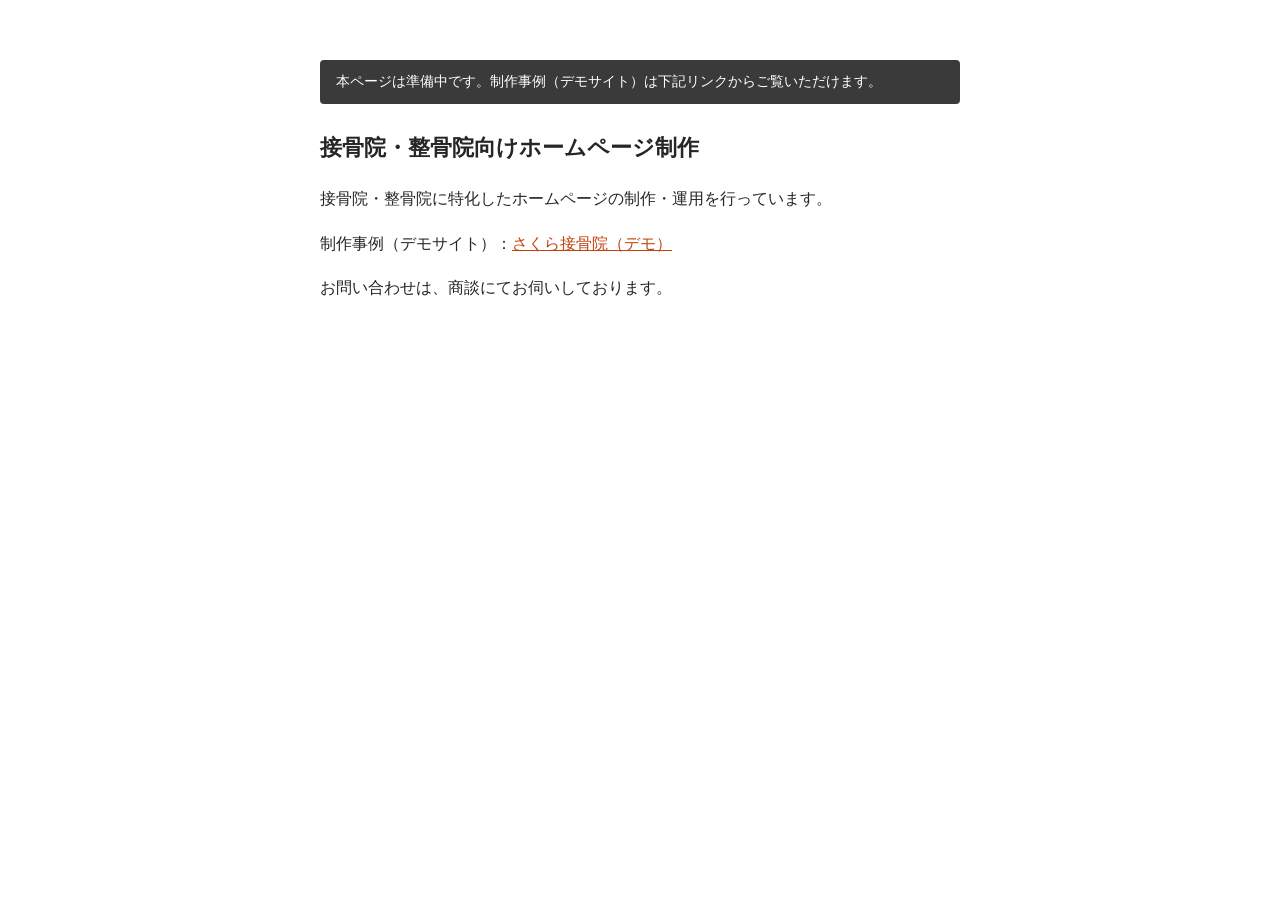
<file: index.html>
<!doctype html>
<html lang="ja">
<head>
<meta charset="utf-8">
<meta name="viewport" content="width=device-width, initial-scale=1">
<title>接骨院・整骨院向けホームページ制作</title>
<meta name="description" content="接骨院・整骨院向けにホームページ制作を行っています。制作事例はサンプルサイトをご覧ください。">
<meta name="robots" content="noindex">
<style>
  body{font-family:-apple-system,BlinkMacSystemFont,"Hiragino Sans","Yu Gothic",sans-serif;line-height:1.8;max-width:640px;margin:60px auto;padding:0 20px;color:#262626;}
  h1{font-size:1.4rem;}
  a{color:#C1440E;}
  .banner{background:#3A3A3A;color:#fff;padding:10px 16px;font-size:0.85rem;border-radius:4px;margin-bottom:24px;}
</style>
</head>
<body>
  <div class="banner">本ページは準備中です。制作事例（デモサイト）は下記リンクからご覧いただけます。</div>
  <h1>接骨院・整骨院向けホームページ制作</h1>
  <p>接骨院・整骨院に特化したホームページの制作・運用を行っています。</p>
  <p>制作事例（デモサイト）：<a href="./samples/sakura-sekkotsuin/">さくら接骨院（デモ）</a></p>
  <p>お問い合わせは、商談にてお伺いしております。</p>
</body>
</html>
</file>
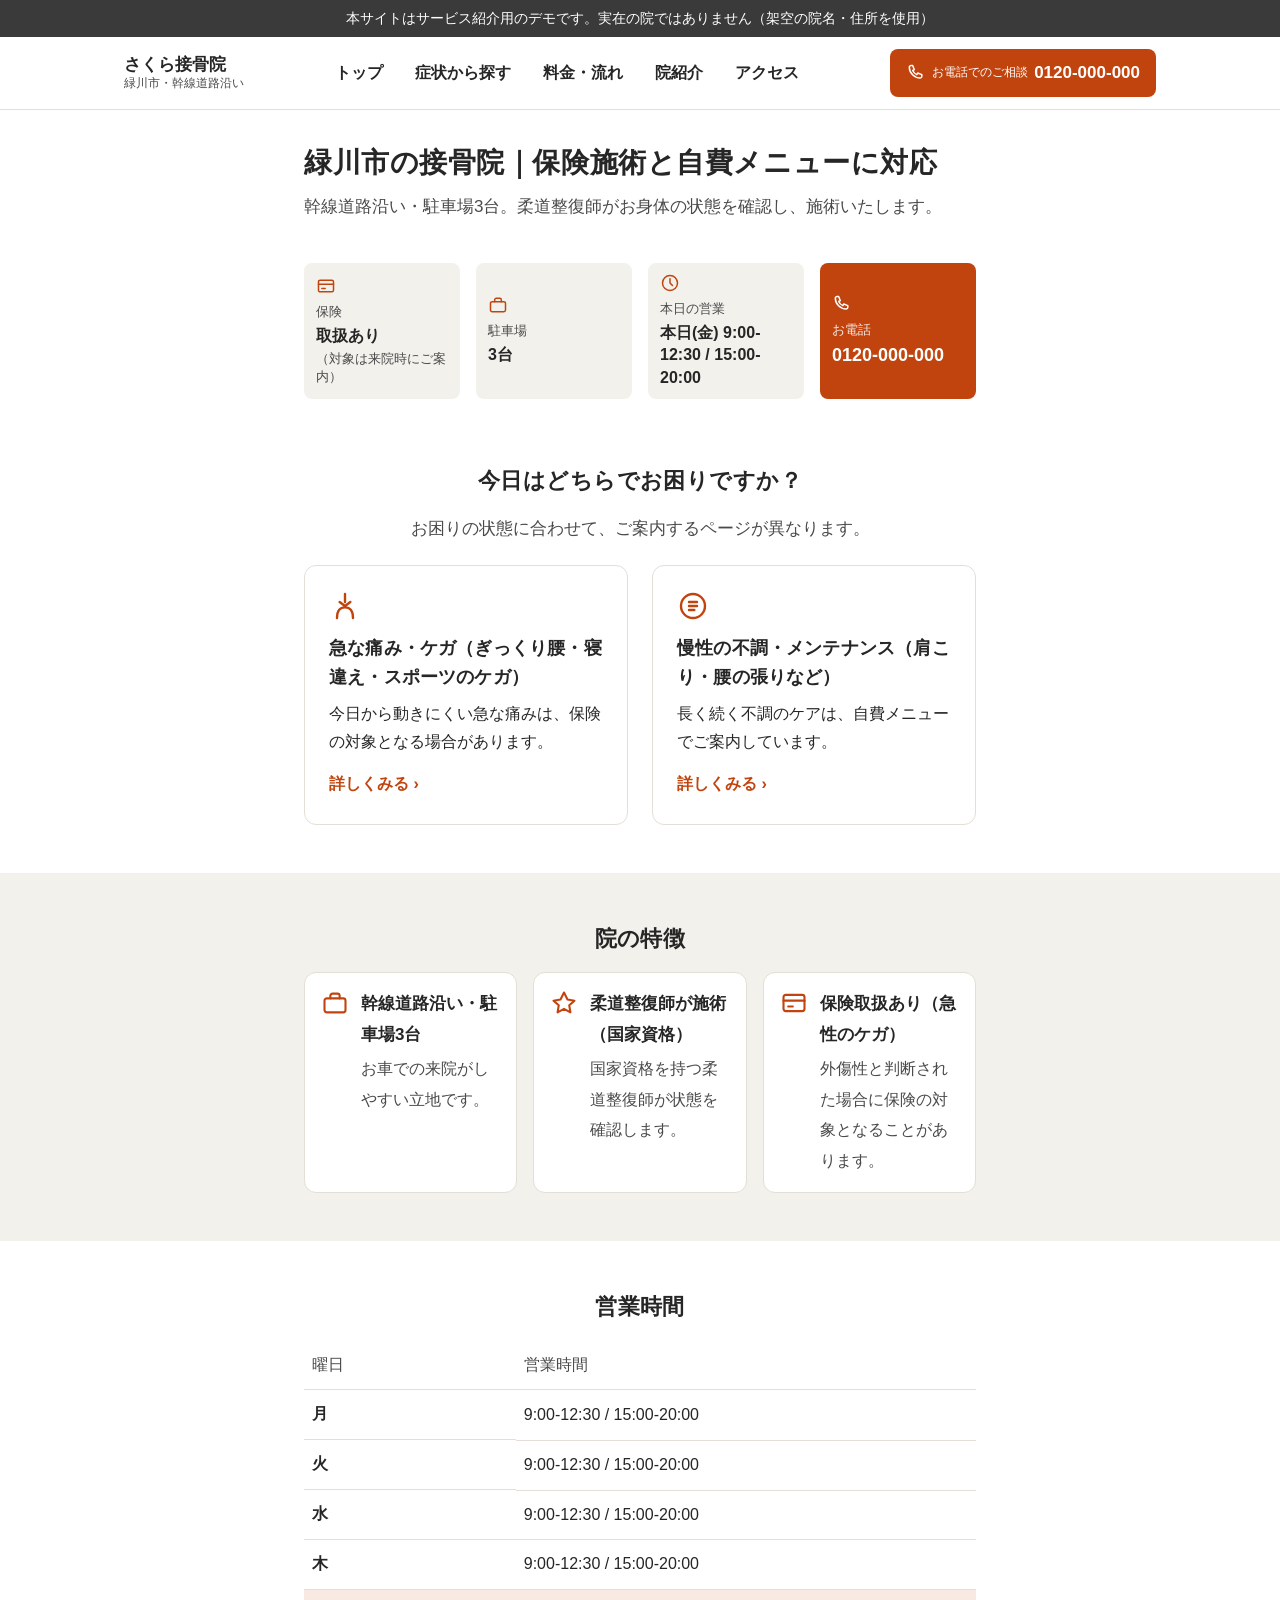
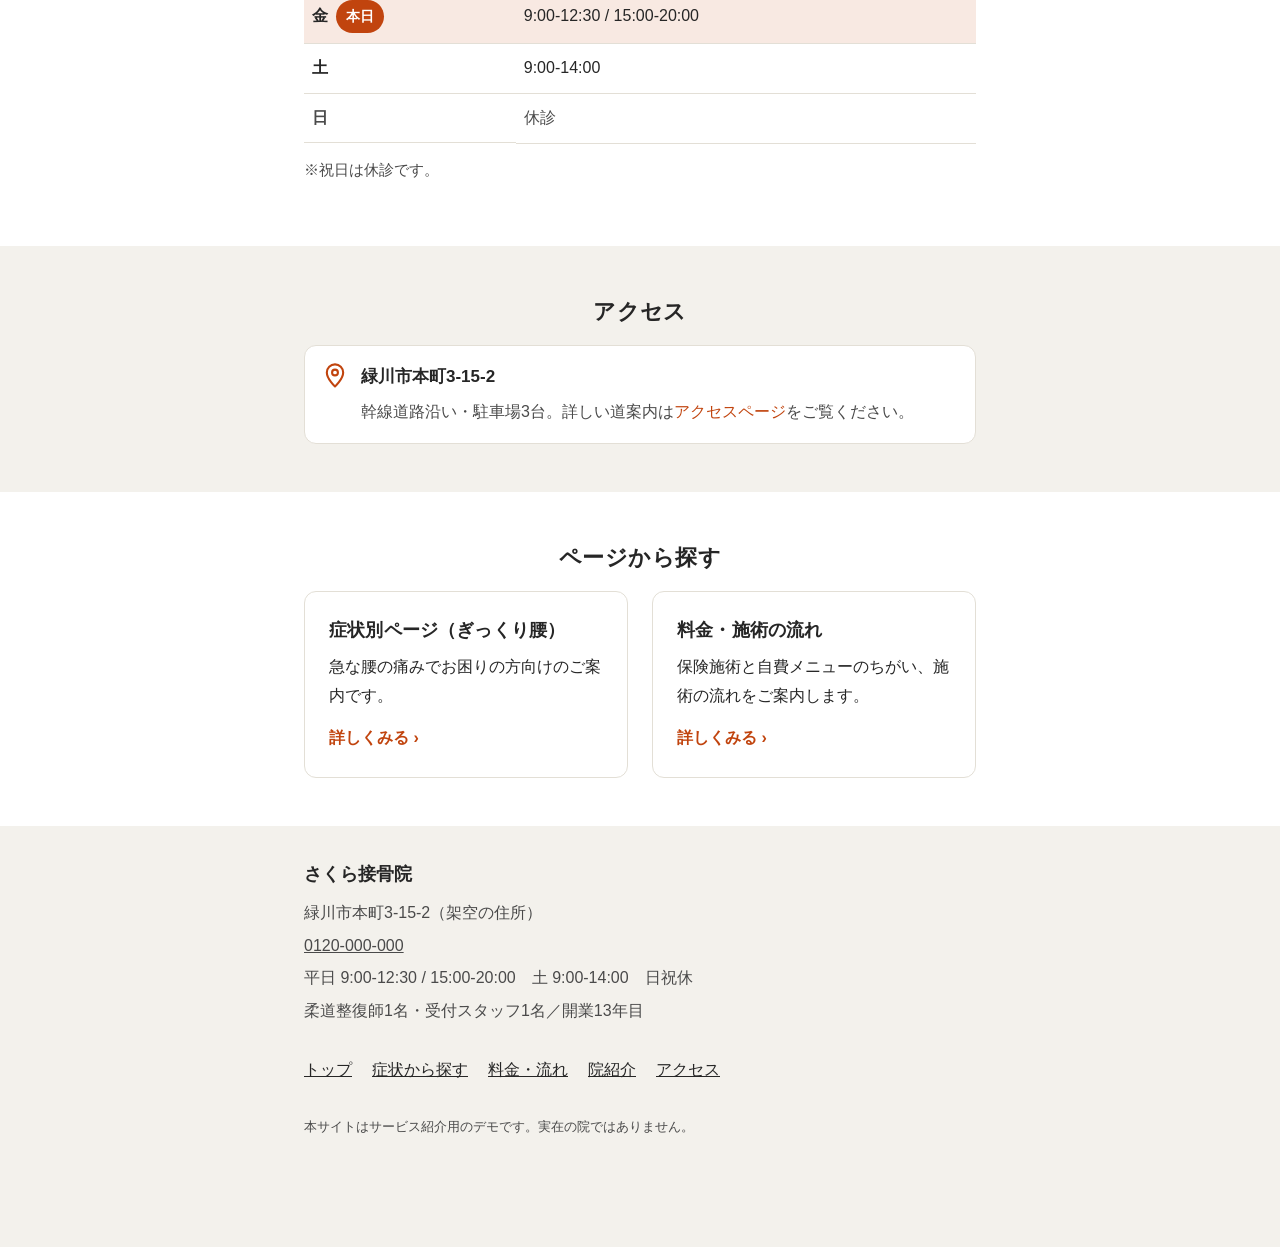
<file: samples/sakura-sekkotsuin/index.html>
<!DOCTYPE html>
<html lang="ja">
<head>
<meta charset="UTF-8">
<meta name="viewport" content="width=device-width, initial-scale=1.0">
<title>緑川市の接骨院｜腰痛・肩こり・ぎっくり腰の施術に対応｜さくら接骨院</title>
<meta name="description" content="緑川市（架空）の接骨院、さくら接骨院です。柔道整復師が施術を行い、保険施術（急性のケガ）と自費メニュー（慢性の不調のケア）の両方に対応しています。幹線道路沿い・駐車場3台。ぎっくり腰や肩こりでお困りの方はお電話でご相談ください。">
<link rel="canonical" href="https://example.com/samples/sakura-sekkotsuin/">
<link rel="icon" type="image/svg+xml" href="assets/favicon.svg">
<meta property="og:type" content="website">
<meta property="og:site_name" content="さくら接骨院">
<meta property="og:title" content="緑川市の接骨院｜腰痛・肩こり・ぎっくり腰の施術に対応｜さくら接骨院">
<meta property="og:description" content="柔道整復師が施術する緑川市（架空）の接骨院。保険施術と自費メニューに対応。幹線道路沿い・駐車場3台。">
<meta property="og:url" content="https://example.com/samples/sakura-sekkotsuin/">
<meta property="og:locale" content="ja_JP">
<meta name="twitter:card" content="summary">
<link rel="stylesheet" href="assets/style.css">
<script type="application/ld+json">
{
  "@context": "https://schema.org",
  "@type": "LocalBusiness",
  "name": "さくら接骨院",
  "url": "https://example.com/samples/sakura-sekkotsuin/",
  "telephone": "0120-000-000",
  "address": {
    "@type": "PostalAddress",
    "streetAddress": "本町3-15-2",
    "addressLocality": "緑川市",
    "addressRegion": "架空県",
    "postalCode": "999-0000",
    "addressCountry": "JP"
  },
  "openingHoursSpecification": [
    { "@type": "OpeningHoursSpecification", "dayOfWeek": ["Monday","Tuesday","Wednesday","Thursday","Friday"], "opens": "09:00", "closes": "12:30" },
    { "@type": "OpeningHoursSpecification", "dayOfWeek": ["Monday","Tuesday","Wednesday","Thursday","Friday"], "opens": "15:00", "closes": "20:00" },
    { "@type": "OpeningHoursSpecification", "dayOfWeek": ["Saturday"], "opens": "09:00", "closes": "14:00" }
  ]
}
</script>
</head>
<body>
<a class="skip-link" href="#main">本文へ移動</a>

<div class="sample-banner">本サイトはサービス紹介用のデモです。実在の院ではありません（架空の院名・住所を使用）</div>

<header class="site-header">
  <div class="container">
    <a class="logo" href="./"><span>さくら接骨院</span><small>緑川市・幹線道路沿い</small></a>
    <nav class="main-nav" aria-label="グローバルナビゲーション">
      <ul>
        <li><a href="./">トップ</a></li>
        <li><a href="symptoms/lower-back/">症状から探す</a></li>
        <li><a href="price/">料金・流れ</a></li>
        <li><a href="about/">院紹介</a></li>
        <li><a href="access/">アクセス</a></li>
      </ul>
    </nav>
    <div class="header-actions">
      <a class="header-phone" href="tel:0120000000">
        <svg class="icon" viewBox="0 0 24 24" fill="none" stroke="currentColor" stroke-width="1.8" stroke-linecap="round" stroke-linejoin="round"><path d="M4 5c0-1 1-2 2-2h2l2 5-2 1a10 10 0 0 0 5 5l1-2 5 2v2c0 1-1 2-2 2C10 18 4 12 4 5Z"/></svg>
        <span class="header-phone-label">お電話でのご相談</span>
        <span class="header-phone-number">0120-000-000</span>
      </a>
      <button class="nav-toggle" aria-label="メニューを開く" aria-expanded="false">
        <span></span><span></span><span></span>
      </button>
    </div>
  </div>
</header>

<nav class="mobile-nav" aria-label="モバイルナビゲーション">
  <div class="mobile-nav-header">
    <span class="logo">さくら接骨院</span>
    <button class="nav-close" aria-label="メニューを閉じる">×</button>
  </div>
  <ul>
    <li><a href="./">トップ</a></li>
    <li><a href="symptoms/lower-back/">症状から探す</a></li>
    <li><a href="price/">料金・流れ</a></li>
    <li><a href="about/">院紹介</a></li>
    <li><a href="access/">アクセス</a></li>
  </ul>
  <div class="container">
    <a class="header-phone" href="tel:0120000000">
      <svg class="icon" viewBox="0 0 24 24" fill="none" stroke="currentColor" stroke-width="1.8" stroke-linecap="round" stroke-linejoin="round"><path d="M4 5c0-1 1-2 2-2h2l2 5-2 1a10 10 0 0 0 5 5l1-2 5 2v2c0 1-1 2-2 2C10 18 4 12 4 5Z"/></svg>
      <span>0120-000-000</span>
    </a>
  </div>
</nav>

<main id="main">

  <div class="container">
    <section class="hero">
      <h1>緑川市の接骨院｜保険施術と自費メニューに対応</h1>
      <p class="hero-lead">幹線道路沿い・駐車場3台。柔道整復師がお身体の状態を確認し、施術いたします。</p>
    </section>

    <section class="info-grid" aria-label="院の基本情報">
      <div class="info-item">
        <svg class="icon" viewBox="0 0 24 24" fill="none" stroke="currentColor" stroke-width="1.8" stroke-linecap="round" stroke-linejoin="round"><rect x="3" y="5" width="18" height="14" rx="2"/><path d="M3 10h18M7 15h4"/></svg>
        <span class="info-label">保険</span>
        <span class="info-value">取扱あり</span>
        <span class="info-note">（対象は来院時にご案内）</span>
      </div>
      <div class="info-item">
        <svg class="icon" viewBox="0 0 24 24" fill="none" stroke="currentColor" stroke-width="1.8" stroke-linecap="round" stroke-linejoin="round"><rect x="3" y="8" width="18" height="12" rx="2"/><path d="M8 8V6a2 2 0 0 1 2-2h4a2 2 0 0 1 2 2v2"/></svg>
        <span class="info-label">駐車場</span>
        <span class="info-value">3台</span>
      </div>
      <div class="info-item">
        <svg class="icon" viewBox="0 0 24 24" fill="none" stroke="currentColor" stroke-width="1.8" stroke-linecap="round" stroke-linejoin="round"><circle cx="12" cy="12" r="9"/><path d="M12 7v5l3 3"/></svg>
        <span class="info-label">本日の営業</span>
        <span class="info-value" data-today-hours>本日の営業時間を確認中です</span>
      </div>
      <a class="info-item info-item-phone" href="tel:0120000000">
        <svg class="icon" viewBox="0 0 24 24" fill="none" stroke="currentColor" stroke-width="1.8" stroke-linecap="round" stroke-linejoin="round"><path d="M4 5c0-1 1-2 2-2h2l2 5-2 1a10 10 0 0 0 5 5l1-2 5 2v2c0 1-1 2-2 2C10 18 4 12 4 5Z"/></svg>
        <span class="info-label">お電話</span>
        <span class="info-value">0120-000-000</span>
      </a>
    </section>
  </div>

  <section class="section">
    <div class="container">
      <h2 class="section-title">今日はどちらでお困りですか？</h2>
      <p class="section-lead">お困りの状態に合わせて、ご案内するページが異なります。</p>
      <div class="card-grid">
        <a class="card" href="symptoms/lower-back/">
          <svg class="icon-badge" viewBox="0 0 24 24" fill="none" stroke="currentColor" stroke-width="1.8" stroke-linecap="round" stroke-linejoin="round"><path d="M12 3v6M8 9l4 3 4-3M6 21c0-5 2-8 6-8s6 3 6 8"/></svg>
          <h3>急な痛み・ケガ（ぎっくり腰・寝違え・スポーツのケガ）</h3>
          <p>今日から動きにくい急な痛みは、保険の対象となる場合があります。</p>
          <span class="card-link">詳しくみる ›</span>
        </a>
        <a class="card" href="price/">
          <svg class="icon-badge" viewBox="0 0 24 24" fill="none" stroke="currentColor" stroke-width="1.8" stroke-linecap="round" stroke-linejoin="round"><circle cx="12" cy="12" r="9"/><path d="M9 9h6M9 12h6M9 15h4"/></svg>
          <h3>慢性の不調・メンテナンス（肩こり・腰の張りなど）</h3>
          <p>長く続く不調のケアは、自費メニューでご案内しています。</p>
          <span class="card-link">詳しくみる ›</span>
        </a>
      </div>
    </div>
  </section>

  <section class="section section-sub">
    <div class="container">
      <h2 class="section-title">院の特徴</h2>
      <div class="feature-list">
        <div class="feature-item">
          <svg class="icon" viewBox="0 0 24 24" fill="none" stroke="currentColor" stroke-width="1.8" stroke-linecap="round" stroke-linejoin="round"><rect x="3" y="8" width="18" height="12" rx="2"/><path d="M8 8V6a2 2 0 0 1 2-2h4a2 2 0 0 1 2 2v2"/></svg>
          <div>
            <strong>幹線道路沿い・駐車場3台</strong>
            <span>お車での来院がしやすい立地です。</span>
          </div>
        </div>
        <div class="feature-item">
          <svg class="icon" viewBox="0 0 24 24" fill="none" stroke="currentColor" stroke-width="1.8" stroke-linecap="round" stroke-linejoin="round"><path d="M12 3l3 6 6 1-4.5 4 1 6-5.5-3-5.5 3 1-6L3 10l6-1 3-6Z"/></svg>
          <div>
            <strong>柔道整復師が施術（国家資格）</strong>
            <span>国家資格を持つ柔道整復師が状態を確認します。</span>
          </div>
        </div>
        <div class="feature-item">
          <svg class="icon" viewBox="0 0 24 24" fill="none" stroke="currentColor" stroke-width="1.8" stroke-linecap="round" stroke-linejoin="round"><rect x="3" y="5" width="18" height="14" rx="2"/><path d="M3 10h18M7 15h4"/></svg>
          <div>
            <strong>保険取扱あり（急性のケガ）</strong>
            <span>外傷性と判断された場合に保険の対象となることがあります。</span>
          </div>
        </div>
      </div>
    </div>
  </section>

  <section class="section" aria-label="本日の営業時間">
    <div class="container">
      <h2 class="section-title">営業時間</h2>
      <table class="hours-table">
        <thead>
          <tr><th>曜日</th><th>営業時間</th></tr>
        </thead>
        <tbody>
          <tr data-day="1"><td class="day-cell">月</td><td>9:00-12:30 / 15:00-20:00</td></tr>
          <tr data-day="2"><td class="day-cell">火</td><td>9:00-12:30 / 15:00-20:00</td></tr>
          <tr data-day="3"><td class="day-cell">水</td><td>9:00-12:30 / 15:00-20:00</td></tr>
          <tr data-day="4"><td class="day-cell">木</td><td>9:00-12:30 / 15:00-20:00</td></tr>
          <tr data-day="5"><td class="day-cell">金</td><td>9:00-12:30 / 15:00-20:00</td></tr>
          <tr data-day="6"><td class="day-cell">土</td><td>9:00-14:00</td></tr>
          <tr data-day="0"><td class="day-cell is-closed">日</td><td class="is-closed">休診</td></tr>
        </tbody>
      </table>
      <p class="hours-note">※祝日は休診です。</p>
    </div>
  </section>

  <section class="section section-sub">
    <div class="container">
      <h2 class="section-title">アクセス</h2>
      <div class="feature-item">
        <svg class="icon" viewBox="0 0 24 24" fill="none" stroke="currentColor" stroke-width="1.8" stroke-linecap="round" stroke-linejoin="round"><path d="M12 21s7-6.5 7-12a7 7 0 1 0-14 0c0 5.5 7 12 7 12Z"/><circle cx="12" cy="9" r="2.5"/></svg>
        <div>
          <strong>緑川市本町3-15-2</strong>
          <span>幹線道路沿い・駐車場3台。詳しい道案内は<a href="access/">アクセスページ</a>をご覧ください。</span>
        </div>
      </div>
    </div>
  </section>

  <section class="section">
    <div class="container">
      <h2 class="section-title">ページから探す</h2>
      <div class="card-grid">
        <a class="card" href="symptoms/lower-back/">
          <h3>症状別ページ（ぎっくり腰）</h3>
          <p>急な腰の痛みでお困りの方向けのご案内です。</p>
          <span class="card-link">詳しくみる ›</span>
        </a>
        <a class="card" href="price/">
          <h3>料金・施術の流れ</h3>
          <p>保険施術と自費メニューのちがい、施術の流れをご案内します。</p>
          <span class="card-link">詳しくみる ›</span>
        </a>
      </div>
    </div>
  </section>

</main>

<footer class="site-footer">
  <div class="container">
    <div class="footer-name">さくら接骨院</div>
    <div class="footer-info">
      <p>緑川市本町3-15-2（架空の住所）</p>
      <p><a href="tel:0120000000">0120-000-000</a></p>
      <p>平日 9:00-12:30 / 15:00-20:00　土 9:00-14:00　日祝休</p>
      <p>柔道整復師1名・受付スタッフ1名／開業13年目</p>
    </div>
    <nav class="footer-nav" aria-label="フッターナビゲーション">
      <a href="./">トップ</a>
      <a href="symptoms/lower-back/">症状から探す</a>
      <a href="price/">料金・流れ</a>
      <a href="about/">院紹介</a>
      <a href="access/">アクセス</a>
    </nav>
    <p class="footer-copy">本サイトはサービス紹介用のデモです。実在の院ではありません。</p>
  </div>
</footer>

<a class="fixed-cta" href="tel:0120000000">
  <svg class="icon" viewBox="0 0 24 24" fill="none" stroke="currentColor" stroke-width="1.8" stroke-linecap="round" stroke-linejoin="round"><path d="M4 5c0-1 1-2 2-2h2l2 5-2 1a10 10 0 0 0 5 5l1-2 5 2v2c0 1-1 2-2 2C10 18 4 12 4 5Z"/></svg>
  電話で相談する
</a>

<script src="assets/script.js"></script>
</body>
</html>
</file>
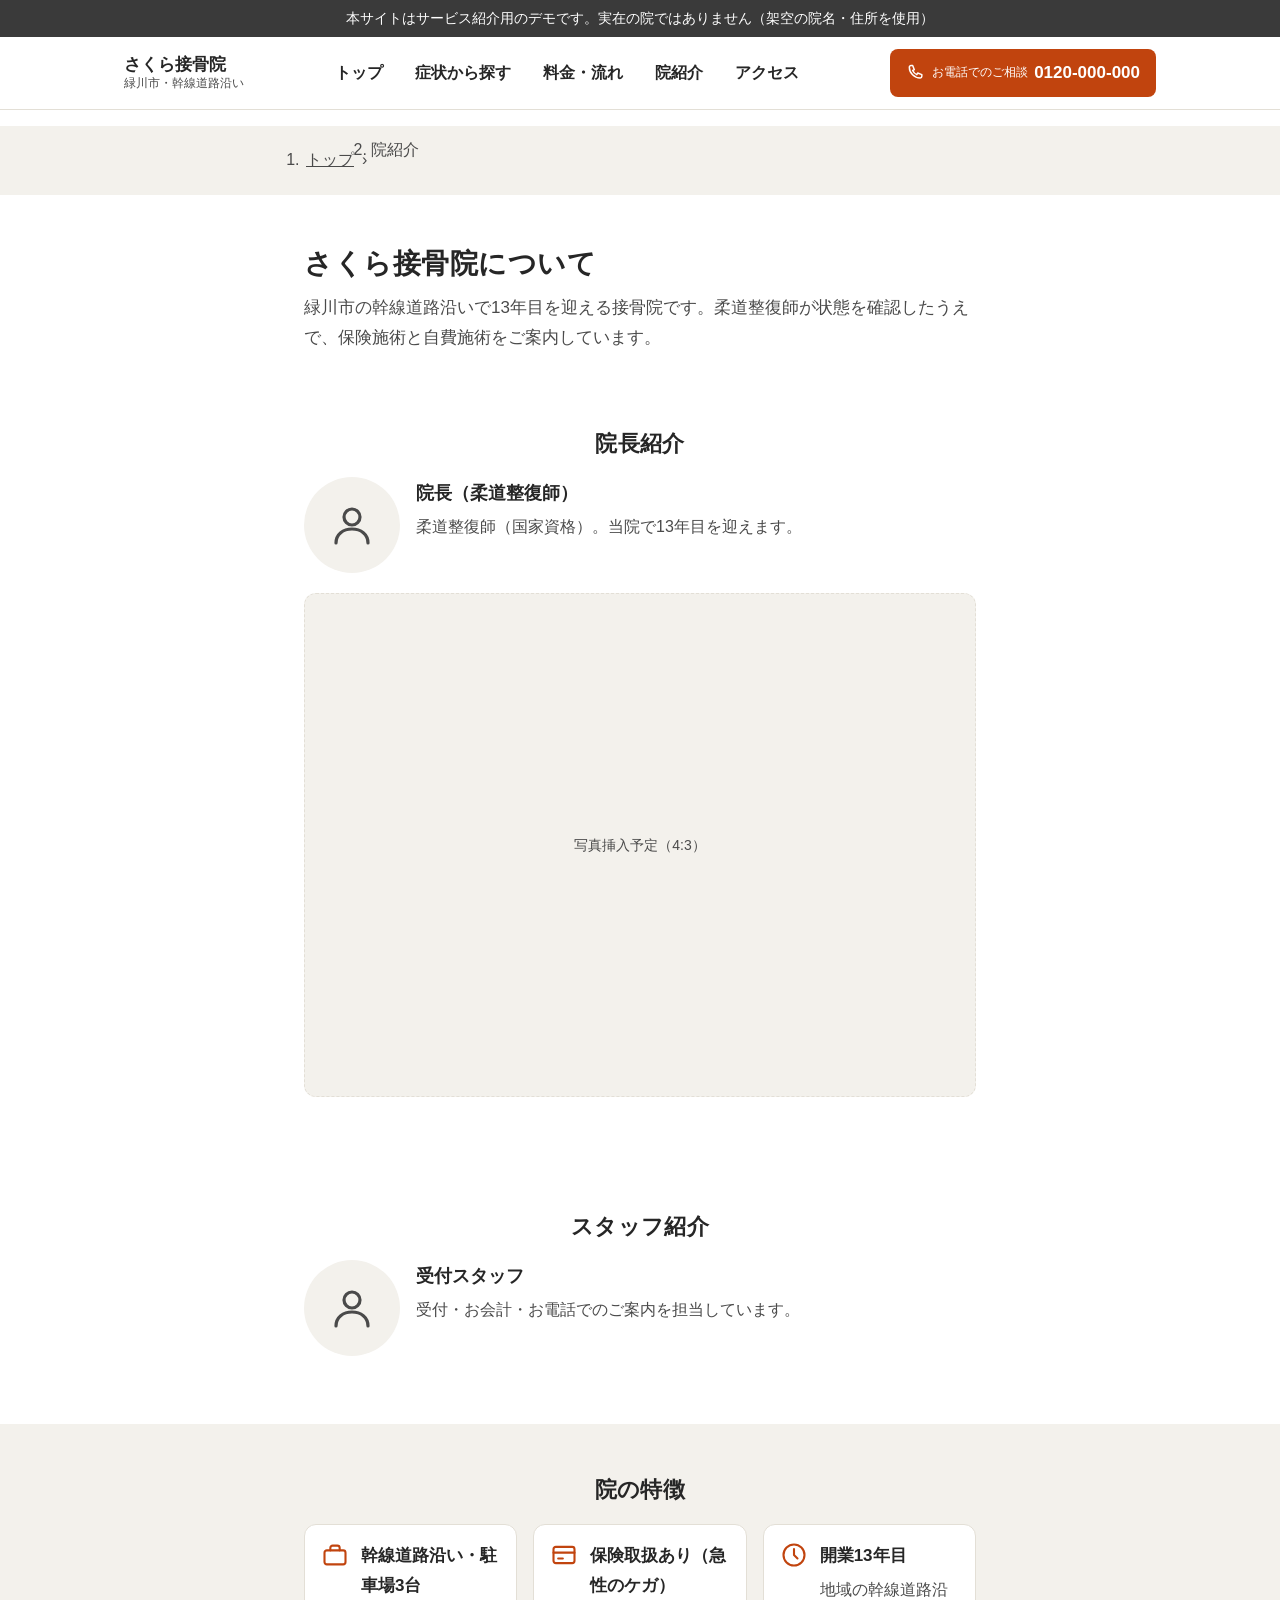
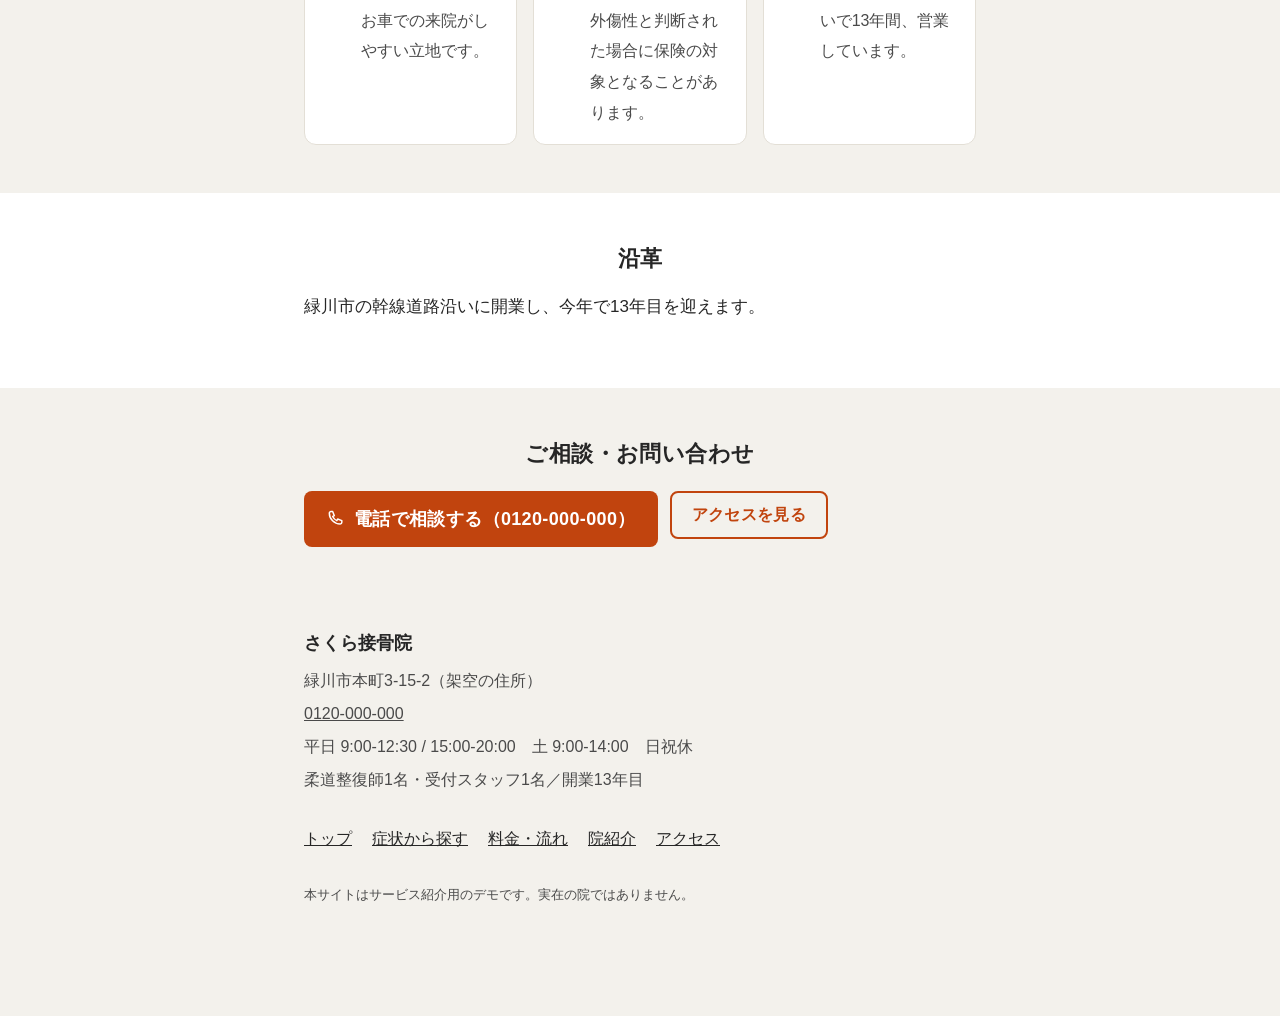
<file: samples/sakura-sekkotsuin/about/index.html>
<!DOCTYPE html>
<html lang="ja">
<head>
<meta charset="UTF-8">
<meta name="viewport" content="width=device-width, initial-scale=1.0">
<title>院紹介｜腰痛・肩こり対応の接骨院｜緑川市のさくら接骨院</title>
<meta name="description" content="緑川市（架空）のさくら接骨院についてのご紹介です。柔道整復師1名・受付スタッフ1名、開業13年目、幹線道路沿い・駐車場3台の接骨院です。">
<link rel="canonical" href="https://example.com/samples/sakura-sekkotsuin/about/">
<link rel="icon" type="image/svg+xml" href="../assets/favicon.svg">
<meta property="og:type" content="website">
<meta property="og:site_name" content="さくら接骨院">
<meta property="og:title" content="院紹介｜緑川市のさくら接骨院">
<meta property="og:description" content="柔道整復師1名・受付スタッフ1名、開業13年目の接骨院です。院の特徴をご紹介します。">
<meta property="og:url" content="https://example.com/samples/sakura-sekkotsuin/about/">
<meta property="og:locale" content="ja_JP">
<meta name="twitter:card" content="summary">
<link rel="stylesheet" href="../assets/style.css">
<script type="application/ld+json">
{
  "@context": "https://schema.org",
  "@type": "LocalBusiness",
  "name": "さくら接骨院",
  "url": "https://example.com/samples/sakura-sekkotsuin/about/",
  "telephone": "0120-000-000",
  "address": {
    "@type": "PostalAddress",
    "streetAddress": "本町3-15-2",
    "addressLocality": "緑川市",
    "addressRegion": "架空県",
    "postalCode": "999-0000",
    "addressCountry": "JP"
  },
  "openingHoursSpecification": [
    { "@type": "OpeningHoursSpecification", "dayOfWeek": ["Monday","Tuesday","Wednesday","Thursday","Friday"], "opens": "09:00", "closes": "12:30" },
    { "@type": "OpeningHoursSpecification", "dayOfWeek": ["Monday","Tuesday","Wednesday","Thursday","Friday"], "opens": "15:00", "closes": "20:00" },
    { "@type": "OpeningHoursSpecification", "dayOfWeek": ["Saturday"], "opens": "09:00", "closes": "14:00" }
  ]
}
</script>
</head>
<body>
<a class="skip-link" href="#main">本文へ移動</a>

<div class="sample-banner">本サイトはサービス紹介用のデモです。実在の院ではありません（架空の院名・住所を使用）</div>

<header class="site-header">
  <div class="container">
    <a class="logo" href="../"><span>さくら接骨院</span><small>緑川市・幹線道路沿い</small></a>
    <nav class="main-nav" aria-label="グローバルナビゲーション">
      <ul>
        <li><a href="../">トップ</a></li>
        <li><a href="../symptoms/lower-back/">症状から探す</a></li>
        <li><a href="../price/">料金・流れ</a></li>
        <li><a href="./">院紹介</a></li>
        <li><a href="../access/">アクセス</a></li>
      </ul>
    </nav>
    <div class="header-actions">
      <a class="header-phone" href="tel:0120000000">
        <svg class="icon" viewBox="0 0 24 24" fill="none" stroke="currentColor" stroke-width="1.8" stroke-linecap="round" stroke-linejoin="round"><path d="M4 5c0-1 1-2 2-2h2l2 5-2 1a10 10 0 0 0 5 5l1-2 5 2v2c0 1-1 2-2 2C10 18 4 12 4 5Z"/></svg>
        <span class="header-phone-label">お電話でのご相談</span>
        <span class="header-phone-number">0120-000-000</span>
      </a>
      <button class="nav-toggle" aria-label="メニューを開く" aria-expanded="false">
        <span></span><span></span><span></span>
      </button>
    </div>
  </div>
</header>

<nav class="mobile-nav" aria-label="モバイルナビゲーション">
  <div class="mobile-nav-header">
    <span class="logo">さくら接骨院</span>
    <button class="nav-close" aria-label="メニューを閉じる">×</button>
  </div>
  <ul>
    <li><a href="../">トップ</a></li>
    <li><a href="../symptoms/lower-back/">症状から探す</a></li>
    <li><a href="../price/">料金・流れ</a></li>
    <li><a href="./">院紹介</a></li>
    <li><a href="../access/">アクセス</a></li>
  </ul>
  <div class="container">
    <a class="header-phone" href="tel:0120000000">
      <svg class="icon" viewBox="0 0 24 24" fill="none" stroke="currentColor" stroke-width="1.8" stroke-linecap="round" stroke-linejoin="round"><path d="M4 5c0-1 1-2 2-2h2l2 5-2 1a10 10 0 0 0 5 5l1-2 5 2v2c0 1-1 2-2 2C10 18 4 12 4 5Z"/></svg>
      <span>0120-000-000</span>
    </a>
  </div>
</nav>

<nav class="breadcrumb" aria-label="パンくずリスト">
  <div class="container">
    <ol>
      <li><a href="../">トップ</a></li>
      <li aria-current="page">院紹介</li>
    </ol>
  </div>
</nav>

<main id="main">
  <div class="container">
    <section class="hero">
      <h1>さくら接骨院について</h1>
      <p class="hero-lead">緑川市の幹線道路沿いで13年目を迎える接骨院です。柔道整復師が状態を確認したうえで、保険施術と自費施術をご案内しています。</p>
    </section>

    <section class="section">
      <h2 class="section-title">院長紹介</h2>
      <div class="staff-block">
        <div class="avatar">
          <svg class="icon" viewBox="0 0 24 24" fill="none" stroke="currentColor" stroke-width="1.6" stroke-linecap="round" stroke-linejoin="round"><circle cx="12" cy="8" r="4"/><path d="M4 21c0-4.4 3.6-7 8-7s8 2.6 8 7"/></svg>
        </div>
        <div class="staff-info">
          <strong>院長（柔道整復師）</strong>
          <span>柔道整復師（国家資格）。当院で13年目を迎えます。</span>
        </div>
      </div>
      <div class="photo-placeholder" aria-hidden="true">写真挿入予定（4:3）</div>
    </section>

    <section class="section">
      <h2 class="section-title">スタッフ紹介</h2>
      <div class="staff-block">
        <div class="avatar">
          <svg class="icon" viewBox="0 0 24 24" fill="none" stroke="currentColor" stroke-width="1.6" stroke-linecap="round" stroke-linejoin="round"><circle cx="12" cy="8" r="4"/><path d="M4 21c0-4.4 3.6-7 8-7s8 2.6 8 7"/></svg>
        </div>
        <div class="staff-info">
          <strong>受付スタッフ</strong>
          <span>受付・お会計・お電話でのご案内を担当しています。</span>
        </div>
      </div>
    </section>
  </div>

  <section class="section section-sub">
    <div class="container">
      <h2 class="section-title">院の特徴</h2>
      <div class="feature-list">
        <div class="feature-item">
          <svg class="icon" viewBox="0 0 24 24" fill="none" stroke="currentColor" stroke-width="1.8" stroke-linecap="round" stroke-linejoin="round"><rect x="3" y="8" width="18" height="12" rx="2"/><path d="M8 8V6a2 2 0 0 1 2-2h4a2 2 0 0 1 2 2v2"/></svg>
          <div><strong>幹線道路沿い・駐車場3台</strong><span>お車での来院がしやすい立地です。</span></div>
        </div>
        <div class="feature-item">
          <svg class="icon" viewBox="0 0 24 24" fill="none" stroke="currentColor" stroke-width="1.8" stroke-linecap="round" stroke-linejoin="round"><rect x="3" y="5" width="18" height="14" rx="2"/><path d="M3 10h18M7 15h4"/></svg>
          <div><strong>保険取扱あり（急性のケガ）</strong><span>外傷性と判断された場合に保険の対象となることがあります。</span></div>
        </div>
        <div class="feature-item">
          <svg class="icon" viewBox="0 0 24 24" fill="none" stroke="currentColor" stroke-width="1.8" stroke-linecap="round" stroke-linejoin="round"><circle cx="12" cy="12" r="9"/><path d="M12 7v5l3 3"/></svg>
          <div><strong>開業13年目</strong><span>地域の幹線道路沿いで13年間、営業しています。</span></div>
        </div>
      </div>
    </div>
  </section>

  <section class="section">
    <div class="container">
      <h2 class="section-title">沿革</h2>
      <p>緑川市の幹線道路沿いに開業し、今年で13年目を迎えます。</p>
    </div>
  </section>

  <section class="section section-sub">
    <div class="container">
      <h2 class="section-title">ご相談・お問い合わせ</h2>
      <div class="btn-group">
        <a class="btn btn-primary" href="tel:0120000000">
          <svg class="icon" viewBox="0 0 24 24" fill="none" stroke="currentColor" stroke-width="1.8" stroke-linecap="round" stroke-linejoin="round"><path d="M4 5c0-1 1-2 2-2h2l2 5-2 1a10 10 0 0 0 5 5l1-2 5 2v2c0 1-1 2-2 2C10 18 4 12 4 5Z"/></svg>
          電話で相談する（0120-000-000）
        </a>
        <a class="btn btn-secondary" href="../access/">アクセスを見る</a>
      </div>
    </div>
  </section>
</main>

<footer class="site-footer">
  <div class="container">
    <div class="footer-name">さくら接骨院</div>
    <div class="footer-info">
      <p>緑川市本町3-15-2（架空の住所）</p>
      <p><a href="tel:0120000000">0120-000-000</a></p>
      <p>平日 9:00-12:30 / 15:00-20:00　土 9:00-14:00　日祝休</p>
      <p>柔道整復師1名・受付スタッフ1名／開業13年目</p>
    </div>
    <nav class="footer-nav" aria-label="フッターナビゲーション">
      <a href="../">トップ</a>
      <a href="../symptoms/lower-back/">症状から探す</a>
      <a href="../price/">料金・流れ</a>
      <a href="./">院紹介</a>
      <a href="../access/">アクセス</a>
    </nav>
    <p class="footer-copy">本サイトはサービス紹介用のデモです。実在の院ではありません。</p>
  </div>
</footer>

<a class="fixed-cta" href="tel:0120000000">
  <svg class="icon" viewBox="0 0 24 24" fill="none" stroke="currentColor" stroke-width="1.8" stroke-linecap="round" stroke-linejoin="round"><path d="M4 5c0-1 1-2 2-2h2l2 5-2 1a10 10 0 0 0 5 5l1-2 5 2v2c0 1-1 2-2 2C10 18 4 12 4 5Z"/></svg>
  電話で相談する
</a>

<script src="../assets/script.js"></script>
</body>
</html>
</file>
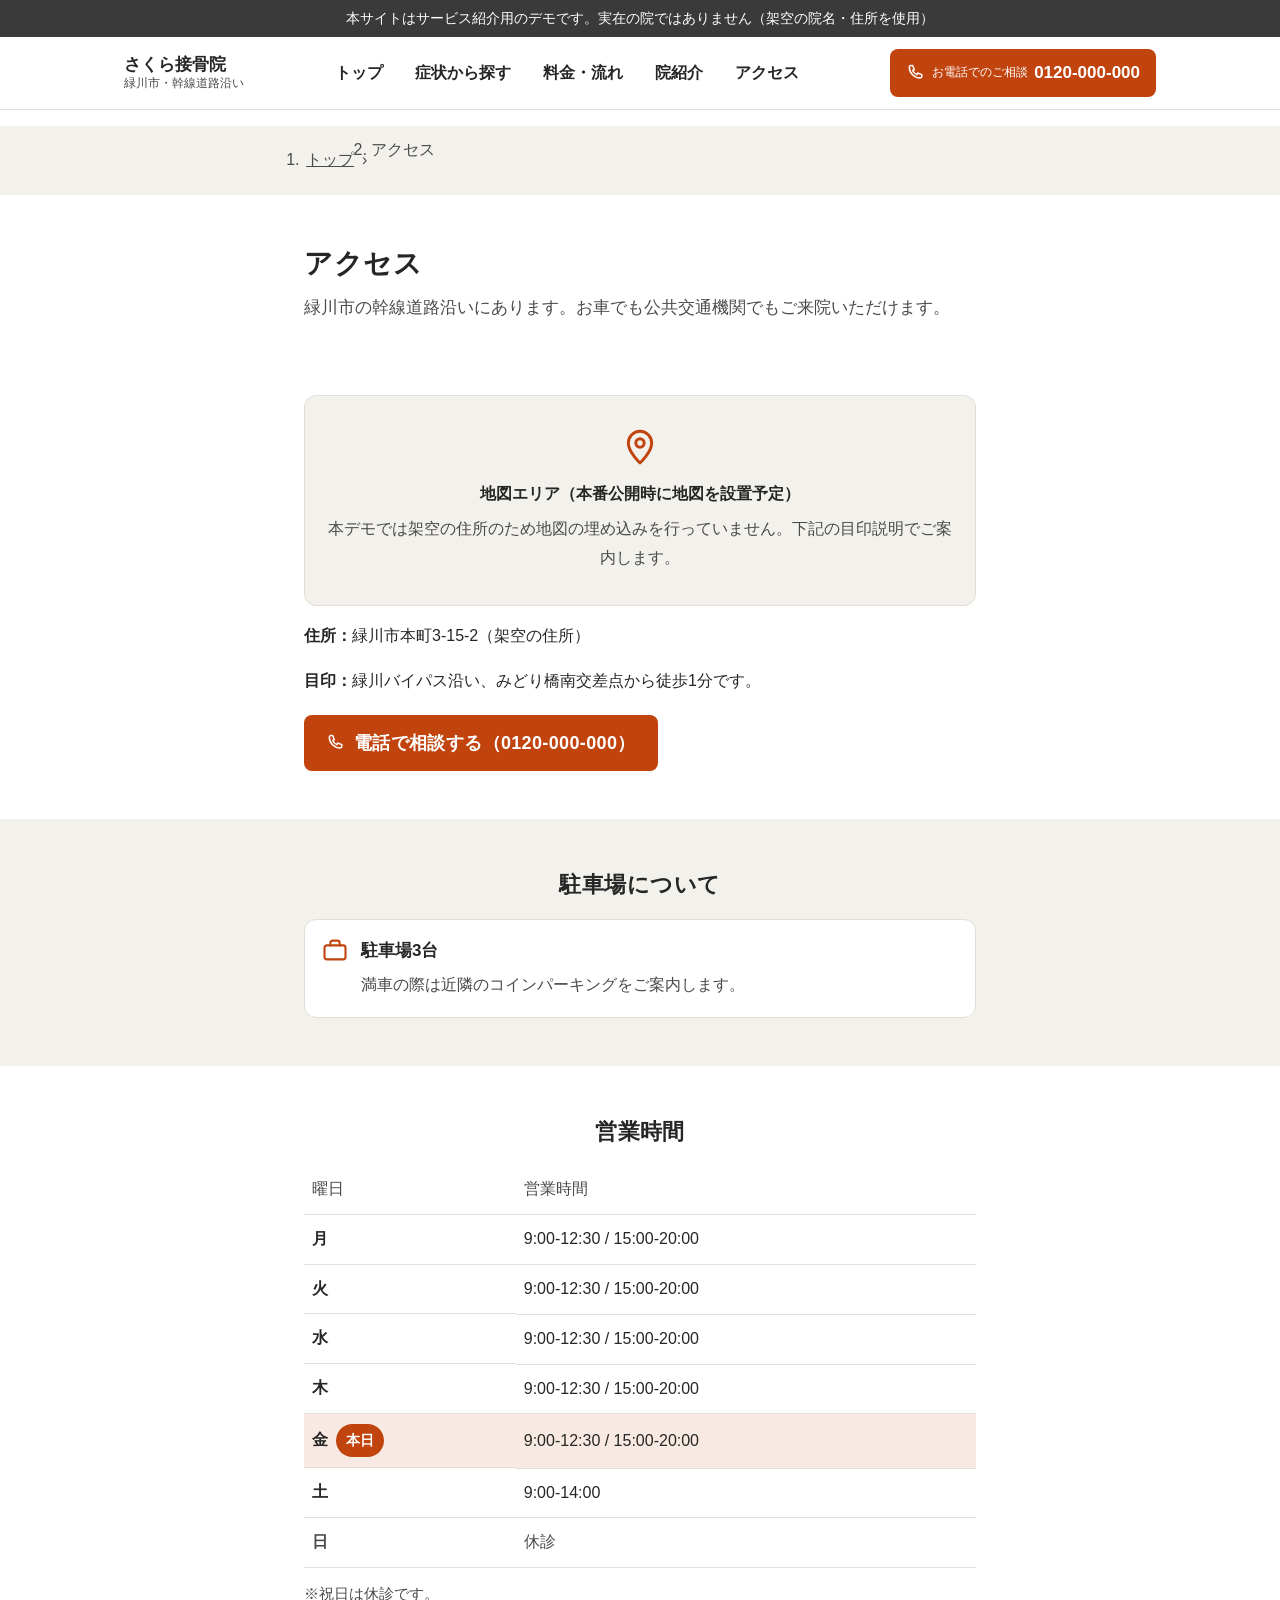
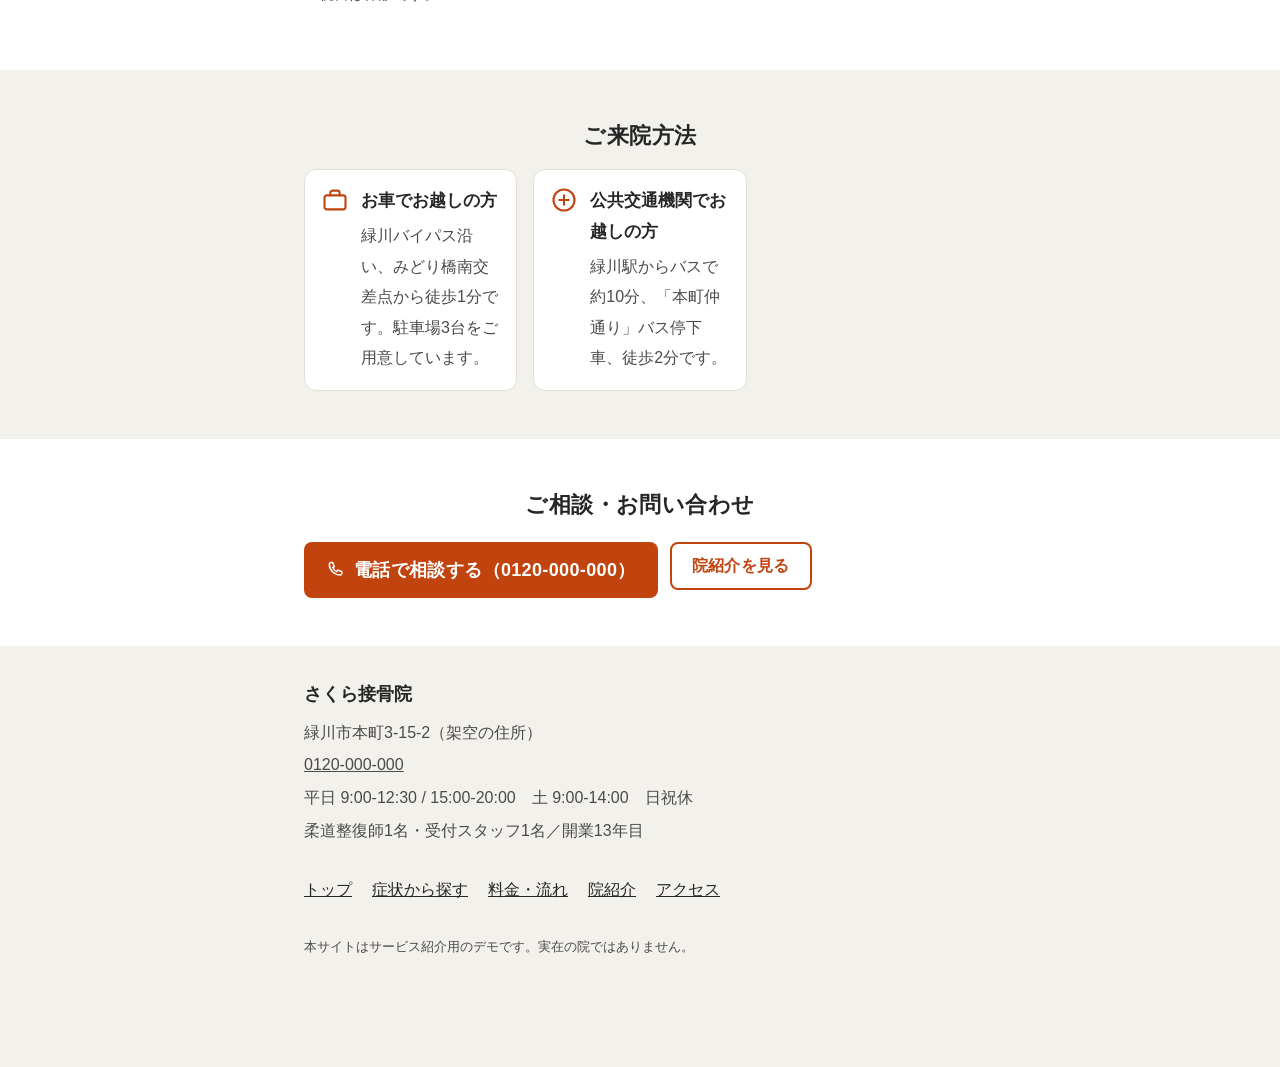
<file: samples/sakura-sekkotsuin/access/index.html>
<!DOCTYPE html>
<html lang="ja">
<head>
<meta charset="UTF-8">
<meta name="viewport" content="width=device-width, initial-scale=1.0">
<title>アクセス｜腰痛・肩こり対応の接骨院｜緑川市のさくら接骨院</title>
<meta name="description" content="緑川市（架空）のさくら接骨院へのアクセスです。幹線道路沿い・駐車場3台。お車・公共交通機関でのご来院方法と営業時間をご案内します。">
<link rel="canonical" href="https://example.com/samples/sakura-sekkotsuin/access/">
<link rel="icon" type="image/svg+xml" href="../assets/favicon.svg">
<meta property="og:type" content="website">
<meta property="og:site_name" content="さくら接骨院">
<meta property="og:title" content="アクセス｜緑川市のさくら接骨院">
<meta property="og:description" content="幹線道路沿い・駐車場3台。お車・公共交通機関でのご来院方法と営業時間をご案内します。">
<meta property="og:url" content="https://example.com/samples/sakura-sekkotsuin/access/">
<meta property="og:locale" content="ja_JP">
<meta name="twitter:card" content="summary">
<link rel="stylesheet" href="../assets/style.css">
<script type="application/ld+json">
{
  "@context": "https://schema.org",
  "@type": "LocalBusiness",
  "name": "さくら接骨院",
  "url": "https://example.com/samples/sakura-sekkotsuin/access/",
  "telephone": "0120-000-000",
  "address": {
    "@type": "PostalAddress",
    "streetAddress": "本町3-15-2",
    "addressLocality": "緑川市",
    "addressRegion": "架空県",
    "postalCode": "999-0000",
    "addressCountry": "JP"
  },
  "openingHoursSpecification": [
    { "@type": "OpeningHoursSpecification", "dayOfWeek": ["Monday","Tuesday","Wednesday","Thursday","Friday"], "opens": "09:00", "closes": "12:30" },
    { "@type": "OpeningHoursSpecification", "dayOfWeek": ["Monday","Tuesday","Wednesday","Thursday","Friday"], "opens": "15:00", "closes": "20:00" },
    { "@type": "OpeningHoursSpecification", "dayOfWeek": ["Saturday"], "opens": "09:00", "closes": "14:00" }
  ]
}
</script>
</head>
<body>
<a class="skip-link" href="#main">本文へ移動</a>

<div class="sample-banner">本サイトはサービス紹介用のデモです。実在の院ではありません（架空の院名・住所を使用）</div>

<header class="site-header">
  <div class="container">
    <a class="logo" href="../"><span>さくら接骨院</span><small>緑川市・幹線道路沿い</small></a>
    <nav class="main-nav" aria-label="グローバルナビゲーション">
      <ul>
        <li><a href="../">トップ</a></li>
        <li><a href="../symptoms/lower-back/">症状から探す</a></li>
        <li><a href="../price/">料金・流れ</a></li>
        <li><a href="../about/">院紹介</a></li>
        <li><a href="./">アクセス</a></li>
      </ul>
    </nav>
    <div class="header-actions">
      <a class="header-phone" href="tel:0120000000">
        <svg class="icon" viewBox="0 0 24 24" fill="none" stroke="currentColor" stroke-width="1.8" stroke-linecap="round" stroke-linejoin="round"><path d="M4 5c0-1 1-2 2-2h2l2 5-2 1a10 10 0 0 0 5 5l1-2 5 2v2c0 1-1 2-2 2C10 18 4 12 4 5Z"/></svg>
        <span class="header-phone-label">お電話でのご相談</span>
        <span class="header-phone-number">0120-000-000</span>
      </a>
      <button class="nav-toggle" aria-label="メニューを開く" aria-expanded="false">
        <span></span><span></span><span></span>
      </button>
    </div>
  </div>
</header>

<nav class="mobile-nav" aria-label="モバイルナビゲーション">
  <div class="mobile-nav-header">
    <span class="logo">さくら接骨院</span>
    <button class="nav-close" aria-label="メニューを閉じる">×</button>
  </div>
  <ul>
    <li><a href="../">トップ</a></li>
    <li><a href="../symptoms/lower-back/">症状から探す</a></li>
    <li><a href="../price/">料金・流れ</a></li>
    <li><a href="../about/">院紹介</a></li>
    <li><a href="./">アクセス</a></li>
  </ul>
  <div class="container">
    <a class="header-phone" href="tel:0120000000">
      <svg class="icon" viewBox="0 0 24 24" fill="none" stroke="currentColor" stroke-width="1.8" stroke-linecap="round" stroke-linejoin="round"><path d="M4 5c0-1 1-2 2-2h2l2 5-2 1a10 10 0 0 0 5 5l1-2 5 2v2c0 1-1 2-2 2C10 18 4 12 4 5Z"/></svg>
      <span>0120-000-000</span>
    </a>
  </div>
</nav>

<nav class="breadcrumb" aria-label="パンくずリスト">
  <div class="container">
    <ol>
      <li><a href="../">トップ</a></li>
      <li aria-current="page">アクセス</li>
    </ol>
  </div>
</nav>

<main id="main">
  <div class="container">
    <section class="hero">
      <h1>アクセス</h1>
      <p class="hero-lead">緑川市の幹線道路沿いにあります。お車でも公共交通機関でもご来院いただけます。</p>
    </section>

    <section class="section">
      <div class="map-placeholder">
        <svg class="icon" viewBox="0 0 24 24" fill="none" stroke="currentColor" stroke-width="1.8" stroke-linecap="round" stroke-linejoin="round"><path d="M12 21s7-6.5 7-12a7 7 0 1 0-14 0c0 5.5 7 12 7 12Z"/><circle cx="12" cy="9" r="2.5"/></svg>
        <strong>地図エリア（本番公開時に地図を設置予定）</strong>
        <p>本デモでは架空の住所のため地図の埋め込みを行っていません。下記の目印説明でご案内します。</p>
      </div>

      <div class="landmark-box">
        <p><strong>住所：</strong>緑川市本町3-15-2（架空の住所）</p>
        <p><strong>目印：</strong>緑川バイパス沿い、みどり橋南交差点から徒歩1分です。</p>
      </div>

      <div class="btn-group">
        <a class="btn btn-primary" href="tel:0120000000">
          <svg class="icon" viewBox="0 0 24 24" fill="none" stroke="currentColor" stroke-width="1.8" stroke-linecap="round" stroke-linejoin="round"><path d="M4 5c0-1 1-2 2-2h2l2 5-2 1a10 10 0 0 0 5 5l1-2 5 2v2c0 1-1 2-2 2C10 18 4 12 4 5Z"/></svg>
          電話で相談する（0120-000-000）
        </a>
      </div>
    </section>
  </div>

  <section class="section section-sub">
    <div class="container">
      <h2 class="section-title">駐車場について</h2>
      <div class="feature-item">
        <svg class="icon" viewBox="0 0 24 24" fill="none" stroke="currentColor" stroke-width="1.8" stroke-linecap="round" stroke-linejoin="round"><rect x="3" y="8" width="18" height="12" rx="2"/><path d="M8 8V6a2 2 0 0 1 2-2h4a2 2 0 0 1 2 2v2"/></svg>
        <div>
          <strong>駐車場3台</strong>
          <span>満車の際は近隣のコインパーキングをご案内します。</span>
        </div>
      </div>
    </div>
  </section>

  <section class="section">
    <div class="container">
      <h2 class="section-title">営業時間</h2>
      <table class="hours-table">
        <thead>
          <tr><th>曜日</th><th>営業時間</th></tr>
        </thead>
        <tbody>
          <tr data-day="1"><td class="day-cell">月</td><td>9:00-12:30 / 15:00-20:00</td></tr>
          <tr data-day="2"><td class="day-cell">火</td><td>9:00-12:30 / 15:00-20:00</td></tr>
          <tr data-day="3"><td class="day-cell">水</td><td>9:00-12:30 / 15:00-20:00</td></tr>
          <tr data-day="4"><td class="day-cell">木</td><td>9:00-12:30 / 15:00-20:00</td></tr>
          <tr data-day="5"><td class="day-cell">金</td><td>9:00-12:30 / 15:00-20:00</td></tr>
          <tr data-day="6"><td class="day-cell">土</td><td>9:00-14:00</td></tr>
          <tr data-day="0"><td class="day-cell is-closed">日</td><td class="is-closed">休診</td></tr>
        </tbody>
      </table>
      <p class="hours-note">※祝日は休診です。</p>
    </div>
  </section>

  <section class="section section-sub">
    <div class="container">
      <h2 class="section-title">ご来院方法</h2>
      <div class="feature-list">
        <div class="feature-item">
          <svg class="icon" viewBox="0 0 24 24" fill="none" stroke="currentColor" stroke-width="1.8" stroke-linecap="round" stroke-linejoin="round"><rect x="3" y="8" width="18" height="12" rx="2"/><path d="M8 8V6a2 2 0 0 1 2-2h4a2 2 0 0 1 2 2v2"/></svg>
          <div><strong>お車でお越しの方</strong><span>緑川バイパス沿い、みどり橋南交差点から徒歩1分です。駐車場3台をご用意しています。</span></div>
        </div>
        <div class="feature-item">
          <svg class="icon" viewBox="0 0 24 24" fill="none" stroke="currentColor" stroke-width="1.8" stroke-linecap="round" stroke-linejoin="round"><circle cx="12" cy="12" r="9"/><path d="M8 12h8M12 8v8"/></svg>
          <div><strong>公共交通機関でお越しの方</strong><span>緑川駅からバスで約10分、「本町仲通り」バス停下車、徒歩2分です。</span></div>
        </div>
      </div>
    </div>
  </section>

  <section class="section">
    <div class="container">
      <h2 class="section-title">ご相談・お問い合わせ</h2>
      <div class="btn-group">
        <a class="btn btn-primary" href="tel:0120000000">
          <svg class="icon" viewBox="0 0 24 24" fill="none" stroke="currentColor" stroke-width="1.8" stroke-linecap="round" stroke-linejoin="round"><path d="M4 5c0-1 1-2 2-2h2l2 5-2 1a10 10 0 0 0 5 5l1-2 5 2v2c0 1-1 2-2 2C10 18 4 12 4 5Z"/></svg>
          電話で相談する（0120-000-000）
        </a>
        <a class="btn btn-secondary" href="../about/">院紹介を見る</a>
      </div>
    </div>
  </section>
</main>

<footer class="site-footer">
  <div class="container">
    <div class="footer-name">さくら接骨院</div>
    <div class="footer-info">
      <p>緑川市本町3-15-2（架空の住所）</p>
      <p><a href="tel:0120000000">0120-000-000</a></p>
      <p>平日 9:00-12:30 / 15:00-20:00　土 9:00-14:00　日祝休</p>
      <p>柔道整復師1名・受付スタッフ1名／開業13年目</p>
    </div>
    <nav class="footer-nav" aria-label="フッターナビゲーション">
      <a href="../">トップ</a>
      <a href="../symptoms/lower-back/">症状から探す</a>
      <a href="../price/">料金・流れ</a>
      <a href="../about/">院紹介</a>
      <a href="./">アクセス</a>
    </nav>
    <p class="footer-copy">本サイトはサービス紹介用のデモです。実在の院ではありません。</p>
  </div>
</footer>

<a class="fixed-cta" href="tel:0120000000">
  <svg class="icon" viewBox="0 0 24 24" fill="none" stroke="currentColor" stroke-width="1.8" stroke-linecap="round" stroke-linejoin="round"><path d="M4 5c0-1 1-2 2-2h2l2 5-2 1a10 10 0 0 0 5 5l1-2 5 2v2c0 1-1 2-2 2C10 18 4 12 4 5Z"/></svg>
  電話で相談する
</a>

<script src="../assets/script.js"></script>
</body>
</html>
</file>
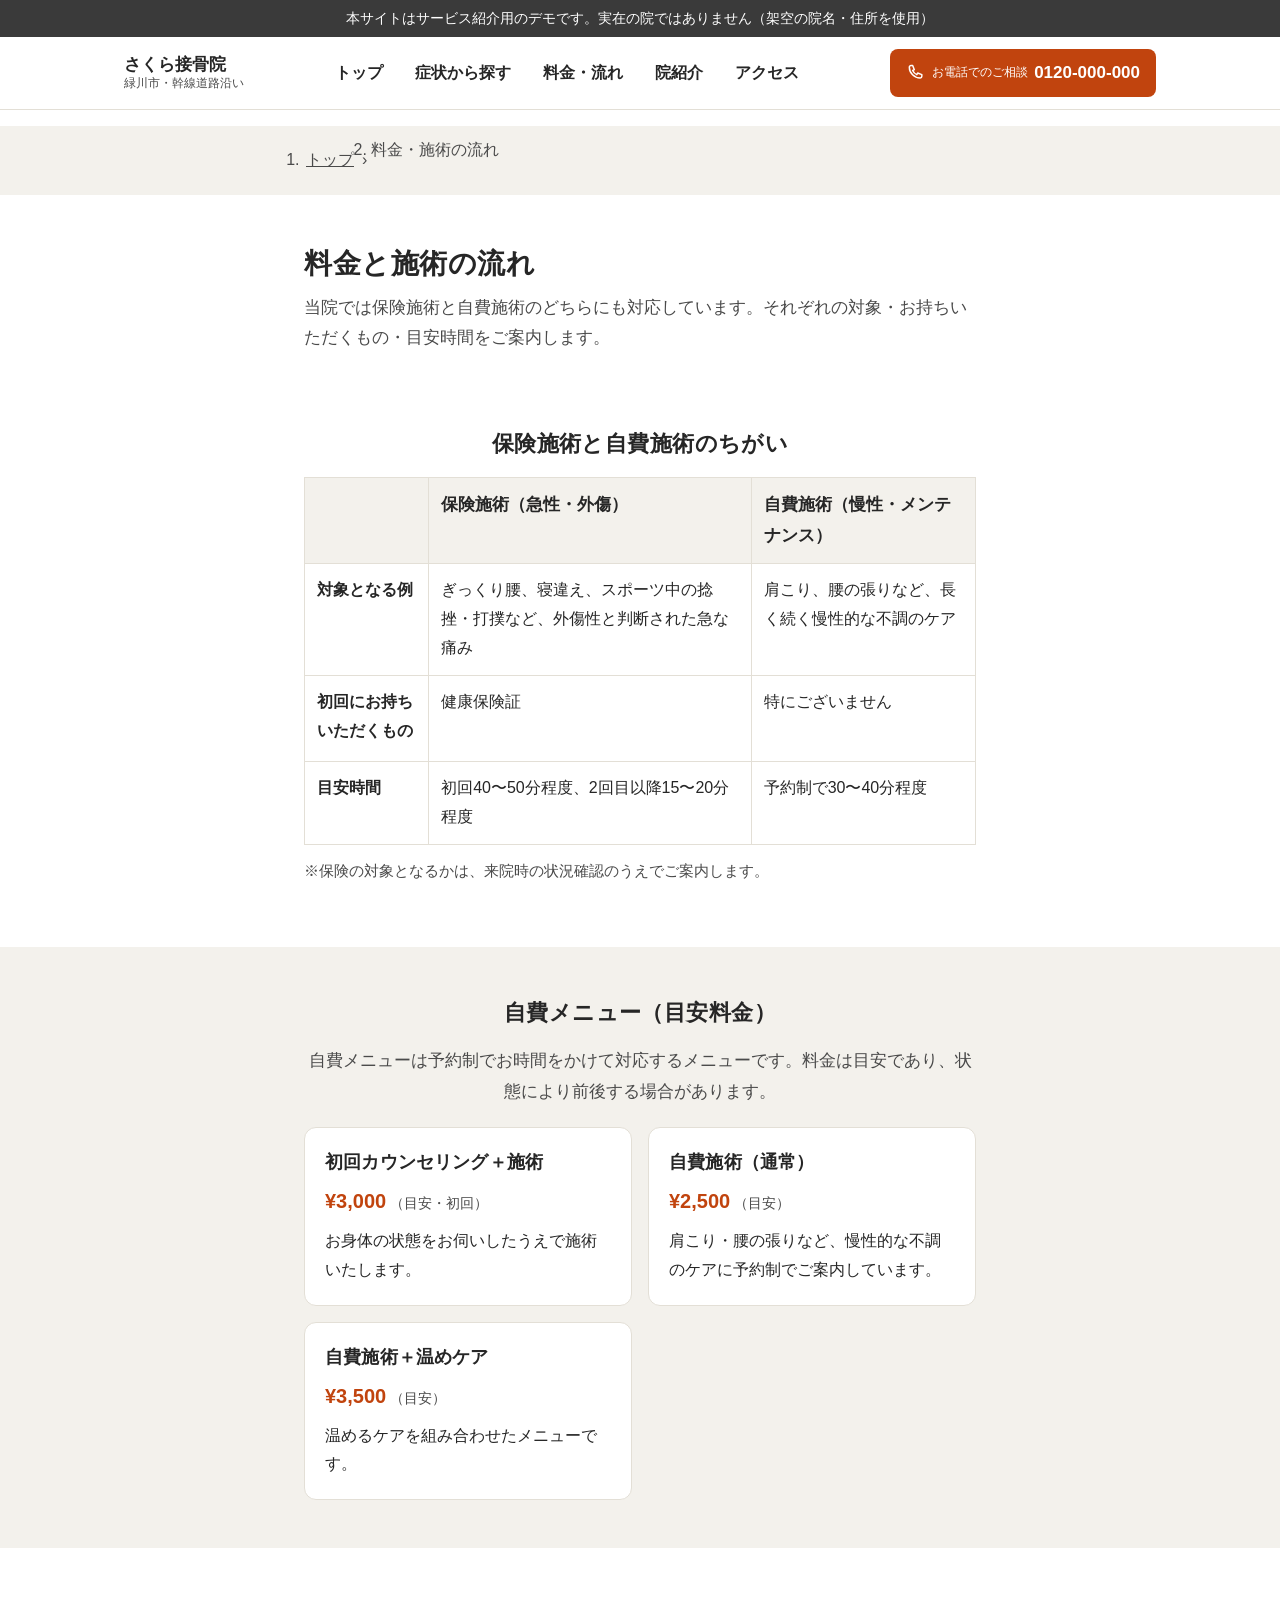
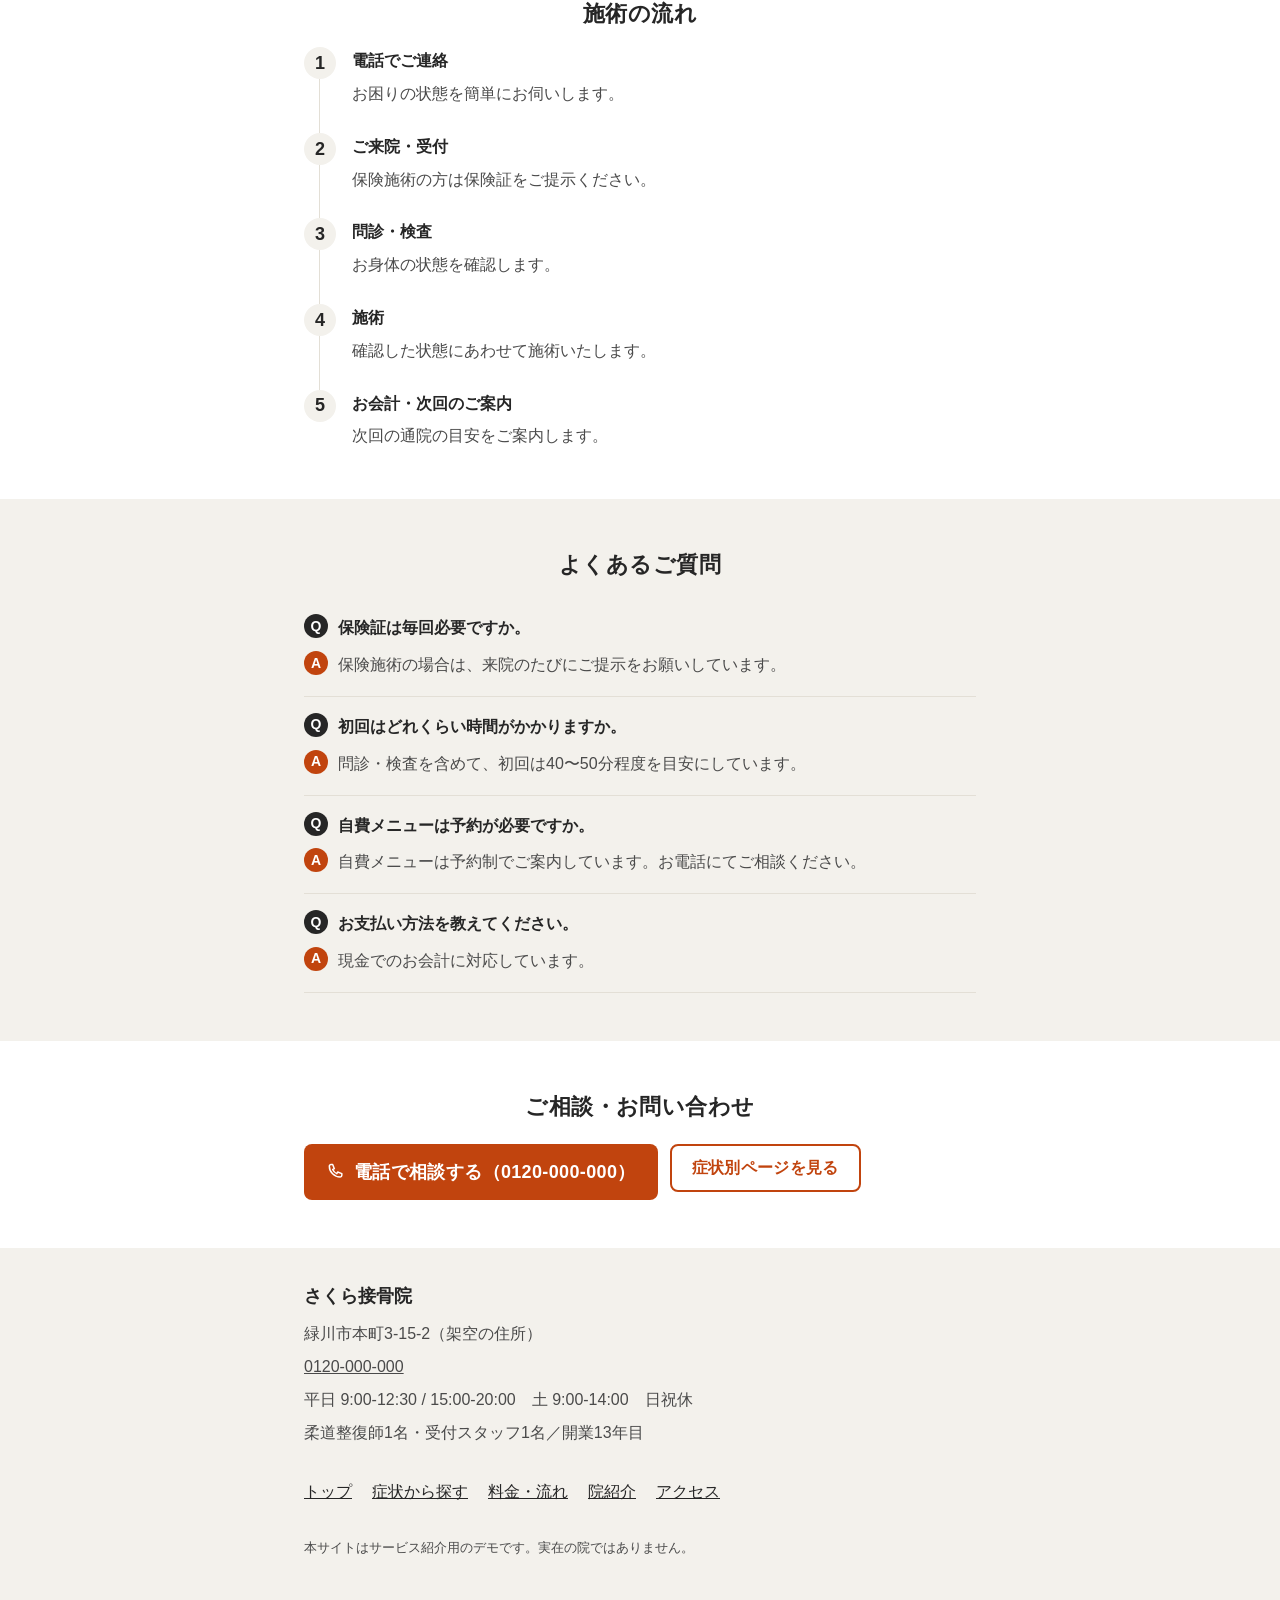
<file: samples/sakura-sekkotsuin/price/index.html>
<!DOCTYPE html>
<html lang="ja">
<head>
<meta charset="UTF-8">
<meta name="viewport" content="width=device-width, initial-scale=1.0">
<title>料金と施術の流れ｜腰痛・肩こりの接骨院｜緑川市のさくら接骨院</title>
<meta name="description" content="緑川市（架空）のさくら接骨院の料金・施術の流れのご案内です。保険施術（急性・外傷）と自費施術（慢性・メンテナンス）のちがい、自費メニューの目安料金、来院から施術までの流れを掲載しています。">
<link rel="canonical" href="https://example.com/samples/sakura-sekkotsuin/price/">
<link rel="icon" type="image/svg+xml" href="../assets/favicon.svg">
<meta property="og:type" content="website">
<meta property="og:site_name" content="さくら接骨院">
<meta property="og:title" content="料金と施術の流れ｜緑川市のさくら接骨院">
<meta property="og:description" content="保険施術と自費施術のちがい、自費メニューの目安料金、施術の流れをご案内します。">
<meta property="og:url" content="https://example.com/samples/sakura-sekkotsuin/price/">
<meta property="og:locale" content="ja_JP">
<meta name="twitter:card" content="summary">
<link rel="stylesheet" href="../assets/style.css">
<script type="application/ld+json">
{
  "@context": "https://schema.org",
  "@type": "LocalBusiness",
  "name": "さくら接骨院",
  "url": "https://example.com/samples/sakura-sekkotsuin/price/",
  "telephone": "0120-000-000",
  "address": {
    "@type": "PostalAddress",
    "streetAddress": "本町3-15-2",
    "addressLocality": "緑川市",
    "addressRegion": "架空県",
    "postalCode": "999-0000",
    "addressCountry": "JP"
  },
  "openingHoursSpecification": [
    { "@type": "OpeningHoursSpecification", "dayOfWeek": ["Monday","Tuesday","Wednesday","Thursday","Friday"], "opens": "09:00", "closes": "12:30" },
    { "@type": "OpeningHoursSpecification", "dayOfWeek": ["Monday","Tuesday","Wednesday","Thursday","Friday"], "opens": "15:00", "closes": "20:00" },
    { "@type": "OpeningHoursSpecification", "dayOfWeek": ["Saturday"], "opens": "09:00", "closes": "14:00" }
  ]
}
</script>
</head>
<body>
<a class="skip-link" href="#main">本文へ移動</a>

<div class="sample-banner">本サイトはサービス紹介用のデモです。実在の院ではありません（架空の院名・住所を使用）</div>

<header class="site-header">
  <div class="container">
    <a class="logo" href="../"><span>さくら接骨院</span><small>緑川市・幹線道路沿い</small></a>
    <nav class="main-nav" aria-label="グローバルナビゲーション">
      <ul>
        <li><a href="../">トップ</a></li>
        <li><a href="../symptoms/lower-back/">症状から探す</a></li>
        <li><a href="./">料金・流れ</a></li>
        <li><a href="../about/">院紹介</a></li>
        <li><a href="../access/">アクセス</a></li>
      </ul>
    </nav>
    <div class="header-actions">
      <a class="header-phone" href="tel:0120000000">
        <svg class="icon" viewBox="0 0 24 24" fill="none" stroke="currentColor" stroke-width="1.8" stroke-linecap="round" stroke-linejoin="round"><path d="M4 5c0-1 1-2 2-2h2l2 5-2 1a10 10 0 0 0 5 5l1-2 5 2v2c0 1-1 2-2 2C10 18 4 12 4 5Z"/></svg>
        <span class="header-phone-label">お電話でのご相談</span>
        <span class="header-phone-number">0120-000-000</span>
      </a>
      <button class="nav-toggle" aria-label="メニューを開く" aria-expanded="false">
        <span></span><span></span><span></span>
      </button>
    </div>
  </div>
</header>

<nav class="mobile-nav" aria-label="モバイルナビゲーション">
  <div class="mobile-nav-header">
    <span class="logo">さくら接骨院</span>
    <button class="nav-close" aria-label="メニューを閉じる">×</button>
  </div>
  <ul>
    <li><a href="../">トップ</a></li>
    <li><a href="../symptoms/lower-back/">症状から探す</a></li>
    <li><a href="./">料金・流れ</a></li>
    <li><a href="../about/">院紹介</a></li>
    <li><a href="../access/">アクセス</a></li>
  </ul>
  <div class="container">
    <a class="header-phone" href="tel:0120000000">
      <svg class="icon" viewBox="0 0 24 24" fill="none" stroke="currentColor" stroke-width="1.8" stroke-linecap="round" stroke-linejoin="round"><path d="M4 5c0-1 1-2 2-2h2l2 5-2 1a10 10 0 0 0 5 5l1-2 5 2v2c0 1-1 2-2 2C10 18 4 12 4 5Z"/></svg>
      <span>0120-000-000</span>
    </a>
  </div>
</nav>

<nav class="breadcrumb" aria-label="パンくずリスト">
  <div class="container">
    <ol>
      <li><a href="../">トップ</a></li>
      <li aria-current="page">料金・施術の流れ</li>
    </ol>
  </div>
</nav>

<main id="main">
  <div class="container">
    <section class="hero">
      <h1>料金と施術の流れ</h1>
      <p class="hero-lead">当院では保険施術と自費施術のどちらにも対応しています。それぞれの対象・お持ちいただくもの・目安時間をご案内します。</p>
    </section>
  </div>

  <section class="section">
    <div class="container">
      <h2 class="section-title">保険施術と自費施術のちがい</h2>
      <div class="compare-table-wrap">
        <table class="compare-table">
          <thead>
            <tr><th>&nbsp;</th><th>保険施術（急性・外傷）</th><th>自費施術（慢性・メンテナンス）</th></tr>
          </thead>
          <tbody>
            <tr>
              <td><strong>対象となる例</strong></td>
              <td>ぎっくり腰、寝違え、スポーツ中の捻挫・打撲など、外傷性と判断された急な痛み</td>
              <td>肩こり、腰の張りなど、長く続く慢性的な不調のケア</td>
            </tr>
            <tr>
              <td><strong>初回にお持ちいただくもの</strong></td>
              <td>健康保険証</td>
              <td>特にございません</td>
            </tr>
            <tr>
              <td><strong>目安時間</strong></td>
              <td>初回40〜50分程度、2回目以降15〜20分程度</td>
              <td>予約制で30〜40分程度</td>
            </tr>
          </tbody>
        </table>
      </div>
      <p class="hours-note">※保険の対象となるかは、来院時の状況確認のうえでご案内します。</p>
    </div>
  </section>

  <section class="section section-sub">
    <div class="container">
      <h2 class="section-title">自費メニュー（目安料金）</h2>
      <p class="section-lead">自費メニューは予約制でお時間をかけて対応するメニューです。料金は目安であり、状態により前後する場合があります。</p>
      <div class="menu-grid">
        <div class="menu-card">
          <h3>初回カウンセリング＋施術</h3>
          <p class="menu-price">¥3,000<small>（目安・初回）</small></p>
          <p>お身体の状態をお伺いしたうえで施術いたします。</p>
        </div>
        <div class="menu-card">
          <h3>自費施術（通常）</h3>
          <p class="menu-price">¥2,500<small>（目安）</small></p>
          <p>肩こり・腰の張りなど、慢性的な不調のケアに予約制でご案内しています。</p>
        </div>
        <div class="menu-card">
          <h3>自費施術＋温めケア</h3>
          <p class="menu-price">¥3,500<small>（目安）</small></p>
          <p>温めるケアを組み合わせたメニューです。</p>
        </div>
      </div>
    </div>
  </section>

  <section class="section">
    <div class="container">
      <h2 class="section-title">施術の流れ</h2>
      <div class="steps">
        <div class="step">
          <div class="step-badge">1</div>
          <div class="step-body"><strong>電話でご連絡</strong><span>お困りの状態を簡単にお伺いします。</span></div>
        </div>
        <div class="step">
          <div class="step-badge">2</div>
          <div class="step-body"><strong>ご来院・受付</strong><span>保険施術の方は保険証をご提示ください。</span></div>
        </div>
        <div class="step">
          <div class="step-badge">3</div>
          <div class="step-body"><strong>問診・検査</strong><span>お身体の状態を確認します。</span></div>
        </div>
        <div class="step">
          <div class="step-badge">4</div>
          <div class="step-body"><strong>施術</strong><span>確認した状態にあわせて施術いたします。</span></div>
        </div>
        <div class="step">
          <div class="step-badge">5</div>
          <div class="step-body"><strong>お会計・次回のご案内</strong><span>次回の通院の目安をご案内します。</span></div>
        </div>
      </div>
    </div>
  </section>

  <section class="section section-sub">
    <div class="container">
      <h2 class="section-title">よくあるご質問</h2>

      <div class="faq-item">
        <div class="faq-q"><span class="q-mark">Q</span><span>保険証は毎回必要ですか。</span></div>
        <div class="faq-a"><span class="a-mark">A</span><p>保険施術の場合は、来院のたびにご提示をお願いしています。</p></div>
      </div>
      <div class="faq-item">
        <div class="faq-q"><span class="q-mark">Q</span><span>初回はどれくらい時間がかかりますか。</span></div>
        <div class="faq-a"><span class="a-mark">A</span><p>問診・検査を含めて、初回は40〜50分程度を目安にしています。</p></div>
      </div>
      <div class="faq-item">
        <div class="faq-q"><span class="q-mark">Q</span><span>自費メニューは予約が必要ですか。</span></div>
        <div class="faq-a"><span class="a-mark">A</span><p>自費メニューは予約制でご案内しています。お電話にてご相談ください。</p></div>
      </div>
      <div class="faq-item">
        <div class="faq-q"><span class="q-mark">Q</span><span>お支払い方法を教えてください。</span></div>
        <div class="faq-a"><span class="a-mark">A</span><p>現金でのお会計に対応しています。</p></div>
      </div>
    </div>
  </section>

  <section class="section">
    <div class="container">
      <h2 class="section-title">ご相談・お問い合わせ</h2>
      <div class="btn-group">
        <a class="btn btn-primary" href="tel:0120000000">
          <svg class="icon" viewBox="0 0 24 24" fill="none" stroke="currentColor" stroke-width="1.8" stroke-linecap="round" stroke-linejoin="round"><path d="M4 5c0-1 1-2 2-2h2l2 5-2 1a10 10 0 0 0 5 5l1-2 5 2v2c0 1-1 2-2 2C10 18 4 12 4 5Z"/></svg>
          電話で相談する（0120-000-000）
        </a>
        <a class="btn btn-secondary" href="../symptoms/lower-back/">症状別ページを見る</a>
      </div>
    </div>
  </section>
</main>

<footer class="site-footer">
  <div class="container">
    <div class="footer-name">さくら接骨院</div>
    <div class="footer-info">
      <p>緑川市本町3-15-2（架空の住所）</p>
      <p><a href="tel:0120000000">0120-000-000</a></p>
      <p>平日 9:00-12:30 / 15:00-20:00　土 9:00-14:00　日祝休</p>
      <p>柔道整復師1名・受付スタッフ1名／開業13年目</p>
    </div>
    <nav class="footer-nav" aria-label="フッターナビゲーション">
      <a href="../">トップ</a>
      <a href="../symptoms/lower-back/">症状から探す</a>
      <a href="./">料金・流れ</a>
      <a href="../about/">院紹介</a>
      <a href="../access/">アクセス</a>
    </nav>
    <p class="footer-copy">本サイトはサービス紹介用のデモです。実在の院ではありません。</p>
  </div>
</footer>

<a class="fixed-cta" href="tel:0120000000">
  <svg class="icon" viewBox="0 0 24 24" fill="none" stroke="currentColor" stroke-width="1.8" stroke-linecap="round" stroke-linejoin="round"><path d="M4 5c0-1 1-2 2-2h2l2 5-2 1a10 10 0 0 0 5 5l1-2 5 2v2c0 1-1 2-2 2C10 18 4 12 4 5Z"/></svg>
  電話で相談する
</a>

<script src="../assets/script.js"></script>
</body>
</html>
</file>
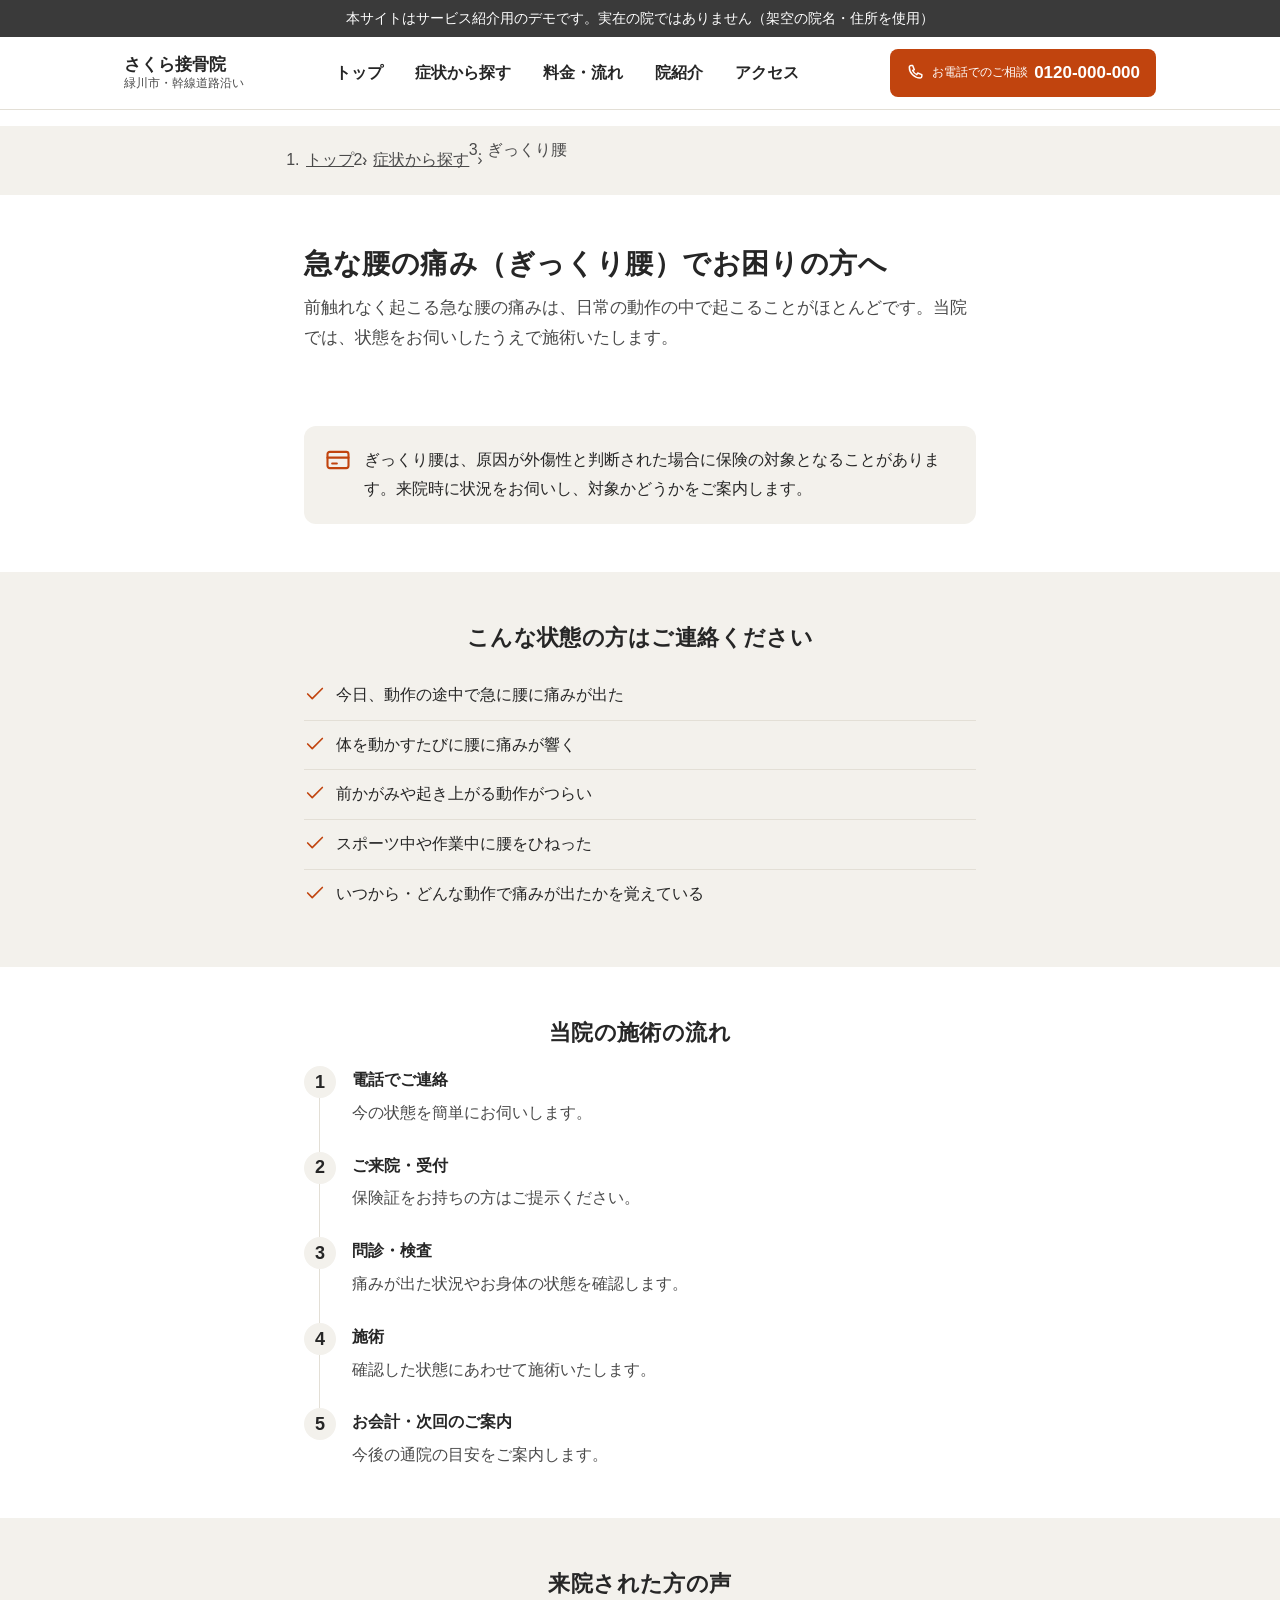
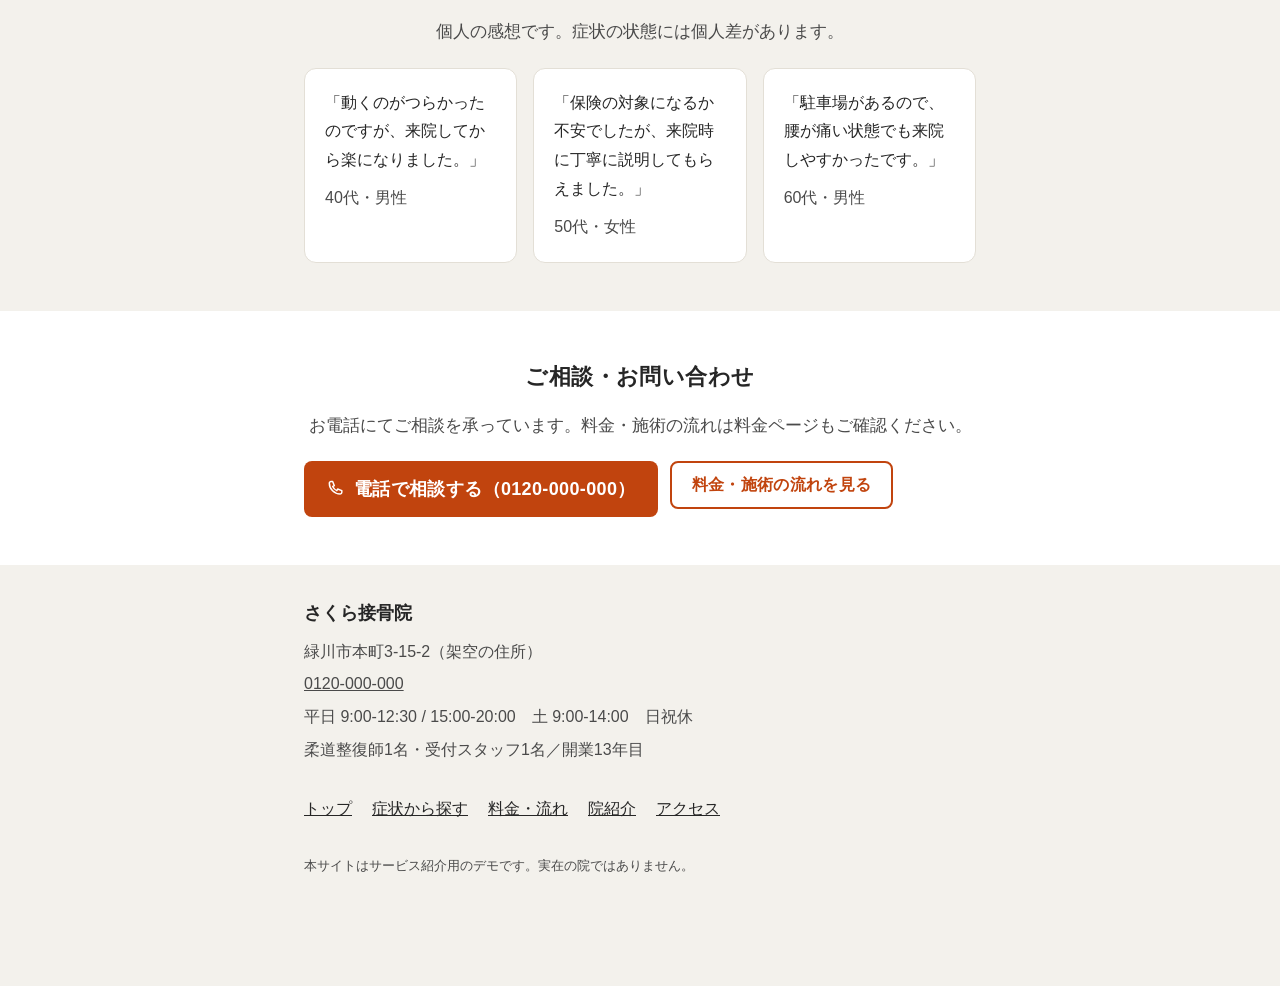
<file: samples/sakura-sekkotsuin/symptoms/lower-back/index.html>
<!DOCTYPE html>
<html lang="ja">
<head>
<meta charset="UTF-8">
<meta name="viewport" content="width=device-width, initial-scale=1.0">
<title>ぎっくり腰の施術｜緑川市のさくら接骨院</title>
<meta name="description" content="緑川市（架空）のさくら接骨院。急な腰の痛み（ぎっくり腰）でお困りの方向けのご案内です。外傷性と判断された場合は保険の対象となることがあります。来院の目安・施術の流れをご確認いただけます。">
<link rel="canonical" href="https://example.com/samples/sakura-sekkotsuin/symptoms/lower-back/">
<link rel="icon" type="image/svg+xml" href="../../assets/favicon.svg">
<meta property="og:type" content="website">
<meta property="og:site_name" content="さくら接骨院">
<meta property="og:title" content="ぎっくり腰の施術｜緑川市のさくら接骨院">
<meta property="og:description" content="急な腰の痛み（ぎっくり腰）でお困りの方向けのご案内。保険適用の目安・施術の流れを掲載。">
<meta property="og:url" content="https://example.com/samples/sakura-sekkotsuin/symptoms/lower-back/">
<meta property="og:locale" content="ja_JP">
<meta name="twitter:card" content="summary">
<link rel="stylesheet" href="../../assets/style.css">
<script type="application/ld+json">
{
  "@context": "https://schema.org",
  "@type": "LocalBusiness",
  "name": "さくら接骨院",
  "url": "https://example.com/samples/sakura-sekkotsuin/symptoms/lower-back/",
  "telephone": "0120-000-000",
  "address": {
    "@type": "PostalAddress",
    "streetAddress": "本町3-15-2",
    "addressLocality": "緑川市",
    "addressRegion": "架空県",
    "postalCode": "999-0000",
    "addressCountry": "JP"
  },
  "openingHoursSpecification": [
    { "@type": "OpeningHoursSpecification", "dayOfWeek": ["Monday","Tuesday","Wednesday","Thursday","Friday"], "opens": "09:00", "closes": "12:30" },
    { "@type": "OpeningHoursSpecification", "dayOfWeek": ["Monday","Tuesday","Wednesday","Thursday","Friday"], "opens": "15:00", "closes": "20:00" },
    { "@type": "OpeningHoursSpecification", "dayOfWeek": ["Saturday"], "opens": "09:00", "closes": "14:00" }
  ]
}
</script>
</head>
<body>
<a class="skip-link" href="#main">本文へ移動</a>

<div class="sample-banner">本サイトはサービス紹介用のデモです。実在の院ではありません（架空の院名・住所を使用）</div>

<header class="site-header">
  <div class="container">
    <a class="logo" href="../../"><span>さくら接骨院</span><small>緑川市・幹線道路沿い</small></a>
    <nav class="main-nav" aria-label="グローバルナビゲーション">
      <ul>
        <li><a href="../../">トップ</a></li>
        <li><a href="./">症状から探す</a></li>
        <li><a href="../../price/">料金・流れ</a></li>
        <li><a href="../../about/">院紹介</a></li>
        <li><a href="../../access/">アクセス</a></li>
      </ul>
    </nav>
    <div class="header-actions">
      <a class="header-phone" href="tel:0120000000">
        <svg class="icon" viewBox="0 0 24 24" fill="none" stroke="currentColor" stroke-width="1.8" stroke-linecap="round" stroke-linejoin="round"><path d="M4 5c0-1 1-2 2-2h2l2 5-2 1a10 10 0 0 0 5 5l1-2 5 2v2c0 1-1 2-2 2C10 18 4 12 4 5Z"/></svg>
        <span class="header-phone-label">お電話でのご相談</span>
        <span class="header-phone-number">0120-000-000</span>
      </a>
      <button class="nav-toggle" aria-label="メニューを開く" aria-expanded="false">
        <span></span><span></span><span></span>
      </button>
    </div>
  </div>
</header>

<nav class="mobile-nav" aria-label="モバイルナビゲーション">
  <div class="mobile-nav-header">
    <span class="logo">さくら接骨院</span>
    <button class="nav-close" aria-label="メニューを閉じる">×</button>
  </div>
  <ul>
    <li><a href="../../">トップ</a></li>
    <li><a href="./">症状から探す</a></li>
    <li><a href="../../price/">料金・流れ</a></li>
    <li><a href="../../about/">院紹介</a></li>
    <li><a href="../../access/">アクセス</a></li>
  </ul>
  <div class="container">
    <a class="header-phone" href="tel:0120000000">
      <svg class="icon" viewBox="0 0 24 24" fill="none" stroke="currentColor" stroke-width="1.8" stroke-linecap="round" stroke-linejoin="round"><path d="M4 5c0-1 1-2 2-2h2l2 5-2 1a10 10 0 0 0 5 5l1-2 5 2v2c0 1-1 2-2 2C10 18 4 12 4 5Z"/></svg>
      <span>0120-000-000</span>
    </a>
  </div>
</nav>

<nav class="breadcrumb" aria-label="パンくずリスト">
  <div class="container">
    <ol>
      <li><a href="../../">トップ</a></li>
      <li><a href="../../">症状から探す</a></li>
      <li aria-current="page">ぎっくり腰</li>
    </ol>
  </div>
</nav>

<main id="main">
  <div class="container">
    <section class="hero">
      <h1>急な腰の痛み（ぎっくり腰）でお困りの方へ</h1>
      <p class="hero-lead">前触れなく起こる急な腰の痛みは、日常の動作の中で起こることがほとんどです。当院では、状態をお伺いしたうえで施術いたします。</p>
    </section>
  </div>

  <section class="section">
    <div class="container">
      <div class="info-box">
        <svg class="icon" viewBox="0 0 24 24" fill="none" stroke="currentColor" stroke-width="1.8" stroke-linecap="round" stroke-linejoin="round"><rect x="3" y="5" width="18" height="14" rx="2"/><path d="M3 10h18M7 15h4"/></svg>
        <p>ぎっくり腰は、原因が外傷性と判断された場合に保険の対象となることがあります。来院時に状況をお伺いし、対象かどうかをご案内します。</p>
      </div>
    </div>
  </section>

  <section class="section section-sub">
    <div class="container">
      <h2 class="section-title">こんな状態の方はご連絡ください</h2>
      <ul class="check-list">
        <li>
          <svg class="icon" viewBox="0 0 24 24" fill="none" stroke="currentColor" stroke-width="1.8" stroke-linecap="round" stroke-linejoin="round"><path d="M4 12l5 5L20 6"/></svg>
          <span>今日、動作の途中で急に腰に痛みが出た</span>
        </li>
        <li>
          <svg class="icon" viewBox="0 0 24 24" fill="none" stroke="currentColor" stroke-width="1.8" stroke-linecap="round" stroke-linejoin="round"><path d="M4 12l5 5L20 6"/></svg>
          <span>体を動かすたびに腰に痛みが響く</span>
        </li>
        <li>
          <svg class="icon" viewBox="0 0 24 24" fill="none" stroke="currentColor" stroke-width="1.8" stroke-linecap="round" stroke-linejoin="round"><path d="M4 12l5 5L20 6"/></svg>
          <span>前かがみや起き上がる動作がつらい</span>
        </li>
        <li>
          <svg class="icon" viewBox="0 0 24 24" fill="none" stroke="currentColor" stroke-width="1.8" stroke-linecap="round" stroke-linejoin="round"><path d="M4 12l5 5L20 6"/></svg>
          <span>スポーツ中や作業中に腰をひねった</span>
        </li>
        <li>
          <svg class="icon" viewBox="0 0 24 24" fill="none" stroke="currentColor" stroke-width="1.8" stroke-linecap="round" stroke-linejoin="round"><path d="M4 12l5 5L20 6"/></svg>
          <span>いつから・どんな動作で痛みが出たかを覚えている</span>
        </li>
      </ul>
    </div>
  </section>

  <section class="section">
    <div class="container">
      <h2 class="section-title">当院の施術の流れ</h2>
      <div class="steps">
        <div class="step">
          <div class="step-badge">1</div>
          <div class="step-body"><strong>電話でご連絡</strong><span>今の状態を簡単にお伺いします。</span></div>
        </div>
        <div class="step">
          <div class="step-badge">2</div>
          <div class="step-body"><strong>ご来院・受付</strong><span>保険証をお持ちの方はご提示ください。</span></div>
        </div>
        <div class="step">
          <div class="step-badge">3</div>
          <div class="step-body"><strong>問診・検査</strong><span>痛みが出た状況やお身体の状態を確認します。</span></div>
        </div>
        <div class="step">
          <div class="step-badge">4</div>
          <div class="step-body"><strong>施術</strong><span>確認した状態にあわせて施術いたします。</span></div>
        </div>
        <div class="step">
          <div class="step-badge">5</div>
          <div class="step-body"><strong>お会計・次回のご案内</strong><span>今後の通院の目安をご案内します。</span></div>
        </div>
      </div>
    </div>
  </section>

  <section class="section section-sub">
    <div class="container">
      <h2 class="section-title">来院された方の声</h2>
      <p class="section-lead">個人の感想です。症状の状態には個人差があります。</p>
      <div class="voice-list">
        <div class="voice-card">
          <p>「動くのがつらかったのですが、来院してから楽になりました。」</p>
          <cite>40代・男性</cite>
        </div>
        <div class="voice-card">
          <p>「保険の対象になるか不安でしたが、来院時に丁寧に説明してもらえました。」</p>
          <cite>50代・女性</cite>
        </div>
        <div class="voice-card">
          <p>「駐車場があるので、腰が痛い状態でも来院しやすかったです。」</p>
          <cite>60代・男性</cite>
        </div>
      </div>
    </div>
  </section>

  <section class="section">
    <div class="container">
      <h2 class="section-title">ご相談・お問い合わせ</h2>
      <p class="section-lead">お電話にてご相談を承っています。料金・施術の流れは料金ページもご確認ください。</p>
      <div class="btn-group">
        <a class="btn btn-primary" href="tel:0120000000">
          <svg class="icon" viewBox="0 0 24 24" fill="none" stroke="currentColor" stroke-width="1.8" stroke-linecap="round" stroke-linejoin="round"><path d="M4 5c0-1 1-2 2-2h2l2 5-2 1a10 10 0 0 0 5 5l1-2 5 2v2c0 1-1 2-2 2C10 18 4 12 4 5Z"/></svg>
          電話で相談する（0120-000-000）
        </a>
        <a class="btn btn-secondary" href="../../price/">料金・施術の流れを見る</a>
      </div>
    </div>
  </section>
</main>

<footer class="site-footer">
  <div class="container">
    <div class="footer-name">さくら接骨院</div>
    <div class="footer-info">
      <p>緑川市本町3-15-2（架空の住所）</p>
      <p><a href="tel:0120000000">0120-000-000</a></p>
      <p>平日 9:00-12:30 / 15:00-20:00　土 9:00-14:00　日祝休</p>
      <p>柔道整復師1名・受付スタッフ1名／開業13年目</p>
    </div>
    <nav class="footer-nav" aria-label="フッターナビゲーション">
      <a href="../../">トップ</a>
      <a href="./">症状から探す</a>
      <a href="../../price/">料金・流れ</a>
      <a href="../../about/">院紹介</a>
      <a href="../../access/">アクセス</a>
    </nav>
    <p class="footer-copy">本サイトはサービス紹介用のデモです。実在の院ではありません。</p>
  </div>
</footer>

<a class="fixed-cta" href="tel:0120000000">
  <svg class="icon" viewBox="0 0 24 24" fill="none" stroke="currentColor" stroke-width="1.8" stroke-linecap="round" stroke-linejoin="round"><path d="M4 5c0-1 1-2 2-2h2l2 5-2 1a10 10 0 0 0 5 5l1-2 5 2v2c0 1-1 2-2 2C10 18 4 12 4 5Z"/></svg>
  電話で相談する
</a>

<script src="../../assets/script.js"></script>
</body>
</html>
</file>
<file: samples/sakura-sekkotsuin/assets/style.css>
/*
  さくら接骨院（デモサイト） style.css
  参照: docs/design/sakura-sekkotsuin-design-spec.md

  方針:
  - 外部フォント・外部CDNは一切読み込まない（セルフホストのみで完結させる要件のため）。
    指示書はNoto Sans JPの明示読み込みを推奨しているが、今回は完全セルフホスト要件を優先し、
    端末標準の日本語ゴシック体スタックを使用する（詳細は納品報告を参照）。
  - 色・コントラスト・サイズは指示書の数値をそのまま採用。独自の色は追加していない。
  - アニメーション・ホバー演出・パララックスは使用しない（指示書の絶対条件）。
*/

:root {
  --color-bg: #FFFFFF;
  --color-bg-sub: #F3F1EC;
  --color-text: #262626;
  --color-text-sub: #4A4A4A;
  --color-accent: #C1440E;
  --color-on-accent: #FFFFFF;
  --color-border: #E3DFD6;
  --color-today-bg: #F8E9E2;
  --color-banner-bg: #3A3A3A;
  --color-banner-text: #FFFFFF;

  --font-family: "Hiragino Kaku Gothic ProN", "Hiragino Sans", "Yu Gothic", "Meiryo", sans-serif;

  --content-max: 720px;
}

* {
  box-sizing: border-box;
}

html {
  -webkit-text-size-adjust: 100%;
  text-size-adjust: 100%;
}

body {
  margin: 0;
  background: var(--color-bg);
  color: var(--color-text);
  font-family: var(--font-family);
  font-size: 17px;
  line-height: 1.8;
  -webkit-font-smoothing: antialiased;
}

img, svg {
  max-width: 100%;
  display: block;
}

a {
  color: var(--color-accent);
  text-decoration: none;
}

a:focus-visible,
button:focus-visible,
.card:focus-visible {
  outline: 2px solid var(--color-text);
  outline-offset: 2px;
}

ul {
  margin: 0;
  padding: 0;
  list-style: none;
}

h1, h2, h3 {
  margin: 0;
  font-weight: 700;
  letter-spacing: 0.02em;
}

h1 {
  font-size: 24px;
  line-height: 1.5;
}

h2 {
  font-size: 20px;
  line-height: 1.6;
}

h3 {
  font-size: 18px;
  line-height: 1.6;
  letter-spacing: 0.01em;
}

p {
  margin: 0 0 1em;
}

.container {
  max-width: var(--content-max);
  margin: 0 auto;
  padding: 0 16px;
}

.skip-link {
  position: absolute;
  left: -9999px;
  top: 0;
  background: var(--color-accent);
  color: var(--color-on-accent);
  padding: 12px 16px;
  z-index: 1000;
}

.skip-link:focus {
  left: 16px;
  top: 40px;
}

/* ==================== サンプル帯 ==================== */

.sample-banner {
  background: var(--color-banner-bg);
  color: var(--color-banner-text);
  font-size: 13px;
  font-weight: 500;
  line-height: 1.5;
  padding: 6px 16px;
  text-align: center;
}

/* ==================== ヘッダー ==================== */

.site-header {
  background: var(--color-bg);
  border-bottom: 1px solid var(--color-border);
}

.site-header .container {
  max-width: none;
  display: flex;
  align-items: center;
  justify-content: space-between;
  height: 56px;
  gap: 12px;
}

.logo {
  color: var(--color-text);
  font-weight: 700;
  font-size: 17px;
  line-height: 1.3;
  display: flex;
  flex-direction: column;
  justify-content: center;
  min-height: 44px;
  padding: 4px 0;
}

.logo small {
  font-weight: 400;
  font-size: 12px;
  color: var(--color-text-sub);
}

.main-nav {
  display: none;
}

.header-actions {
  display: flex;
  align-items: center;
  gap: 8px;
}

.header-phone {
  display: flex;
  align-items: center;
  gap: 6px;
  min-height: 44px;
  padding: 4px 8px;
  color: var(--color-accent);
  font-weight: 700;
  font-size: 16px;
  white-space: nowrap;
}

.header-phone .icon {
  width: 20px;
  height: 20px;
  flex: none;
}

/* モバイルはヘッダーが低いため、電話番号のみ表示し、
   「お電話でのご相談」のラベル文はPC幅でだけ表示する（§7 モバイル差分） */
.header-phone-label {
  display: none;
}

.nav-toggle {
  width: 44px;
  height: 44px;
  border: 1px solid var(--color-border);
  border-radius: 8px;
  background: var(--color-bg);
  display: flex;
  flex-direction: column;
  align-items: center;
  justify-content: center;
  gap: 5px;
  padding: 0;
}

.nav-toggle span {
  display: block;
  width: 20px;
  height: 2px;
  background: var(--color-text);
}

.mobile-nav {
  display: none;
  position: fixed;
  inset: 0;
  background: var(--color-bg);
  z-index: 999;
  overflow-y: auto;
}

.mobile-nav.is-open {
  display: block;
}

.mobile-nav-header {
  display: flex;
  align-items: center;
  justify-content: space-between;
  height: 56px;
  padding: 0 16px;
  border-bottom: 1px solid var(--color-border);
}

.nav-close {
  width: 44px;
  height: 44px;
  border: 1px solid var(--color-border);
  border-radius: 8px;
  background: var(--color-bg);
  font-size: 22px;
  line-height: 1;
  color: var(--color-text);
}

.mobile-nav ul {
  padding: 8px 16px 96px;
}

.mobile-nav li + li {
  border-top: 1px solid var(--color-border);
}

.mobile-nav a {
  display: flex;
  align-items: center;
  min-height: 56px;
  font-size: 18px;
  font-weight: 700;
  color: var(--color-text);
}

.mobile-nav .header-phone {
  margin: 16px 0 0;
  justify-content: center;
  background: var(--color-accent);
  color: var(--color-on-accent);
  border-radius: 8px;
  height: 56px;
  font-size: 18px;
}

/* ==================== パンくず ==================== */

.breadcrumb {
  background: var(--color-bg-sub);
}

.breadcrumb ol {
  display: flex;
  flex-wrap: wrap;
  gap: 4px;
  padding: 10px 0;
  font-size: 16px;
  color: var(--color-text-sub);
}

.breadcrumb a {
  display: inline-block;
  padding: 10px 2px;
  color: var(--color-text-sub);
  text-decoration: underline;
}

.breadcrumb li:not(:last-child)::after {
  content: "›";
  margin-left: 6px;
  color: var(--color-text-sub);
}

/* ==================== ヒーロー ==================== */

.hero {
  padding: 20px 0 16px;
}

.hero h1 {
  margin-bottom: 8px;
}

.hero-lead {
  color: var(--color-text-sub);
  font-size: 16px;
  margin-bottom: 0;
}

/* ==================== 4要素インフォグリッド ==================== */

.info-grid {
  display: grid;
  grid-template-columns: 1fr 1fr;
  gap: 8px;
  padding: 16px 0;
}

.info-item {
  background: var(--color-bg-sub);
  border-radius: 8px;
  padding: 10px 12px;
  min-height: 80px;
  display: flex;
  flex-direction: column;
  justify-content: center;
  gap: 2px;
}

.info-item .icon {
  width: 20px;
  height: 20px;
  color: var(--color-accent);
  margin-bottom: 2px;
}

.info-item .info-label {
  font-size: 13px;
  color: var(--color-text-sub);
}

.info-item .info-value {
  font-size: 16px;
  font-weight: 700;
  line-height: 1.4;
}

.info-item .info-note {
  font-size: 13px;
  color: var(--color-text-sub);
  line-height: 1.4;
}

.info-item-phone {
  background: var(--color-accent);
  color: var(--color-on-accent);
  min-height: 44px;
}

.info-item-phone .icon {
  color: var(--color-on-accent);
}

.info-item-phone .info-label {
  color: var(--color-on-accent);
  opacity: 0.9;
}

.info-item-phone .info-value {
  font-size: 18px;
}

/* ==================== セクション共通 ==================== */

.section {
  padding: 32px 0;
}

.section-sub {
  background: var(--color-bg-sub);
}

.section-title {
  margin-bottom: 16px;
  text-align: center;
}

.section-lead {
  text-align: center;
  color: var(--color-text-sub);
  margin-bottom: 20px;
}

/* ==================== ボタン ==================== */

.btn {
  display: inline-flex;
  align-items: center;
  justify-content: center;
  gap: 8px;
  min-height: 44px;
  border-radius: 8px;
  font-weight: 700;
  font-size: 16px;
  letter-spacing: 0.02em;
  padding: 0 20px;
  border: 2px solid transparent;
}

.btn .icon {
  width: 20px;
  height: 20px;
}

.btn-primary {
  background: var(--color-accent);
  color: var(--color-on-accent);
  height: 56px;
  font-size: 18px;
  width: 100%;
}

.btn-secondary {
  background: transparent;
  color: var(--color-accent);
  border-color: var(--color-accent);
  height: 48px;
}

.btn-group {
  display: flex;
  flex-direction: column;
  gap: 12px;
  margin-top: 20px;
}

/* ==================== カード（急性/慢性・症状カード共通） ==================== */

.card-grid {
  display: grid;
  grid-template-columns: 1fr;
  gap: 16px;
}

.card {
  display: block;
  background: var(--color-bg);
  border: 1px solid var(--color-border);
  border-radius: 12px;
  padding: 24px;
  min-height: 140px;
  color: var(--color-text);
}

.card .icon-badge {
  width: 32px;
  height: 32px;
  color: var(--color-accent);
  margin-bottom: 12px;
}

.card h3 {
  margin-bottom: 8px;
}

.card p {
  font-size: 16px;
  margin-bottom: 12px;
}

.card-link {
  font-size: 16px;
  font-weight: 700;
  color: var(--color-accent);
}

/* ==================== 特徴リスト ==================== */

.feature-list {
  display: grid;
  grid-template-columns: 1fr;
  gap: 16px;
}

.feature-item {
  display: flex;
  gap: 12px;
  align-items: flex-start;
  background: var(--color-bg);
  border: 1px solid var(--color-border);
  border-radius: 12px;
  padding: 16px;
}

.feature-item .icon {
  width: 28px;
  height: 28px;
  color: var(--color-accent);
  flex: none;
}

.feature-item strong {
  display: block;
  margin-bottom: 4px;
  font-size: 17px;
}

.feature-item span {
  color: var(--color-text-sub);
  font-size: 16px;
}

/* ==================== 営業時間表 ==================== */

.hours-table {
  width: 100%;
  border-collapse: collapse;
}

.hours-table th,
.hours-table td {
  min-height: 44px;
  padding: 10px 8px;
  text-align: left;
  font-size: 16px;
  border-bottom: 1px solid var(--color-border);
}

.hours-table th {
  font-size: 16px;
  color: var(--color-text-sub);
  font-weight: 400;
}

.hours-table tr.is-today td {
  background: var(--color-today-bg);
}

.hours-table .day-cell {
  display: flex;
  align-items: center;
  gap: 8px;
  font-weight: 700;
}

.today-badge {
  display: inline-block;
  background: var(--color-accent);
  color: var(--color-on-accent);
  font-size: 14px;
  font-weight: 700;
  padding: 4px 10px;
  border-radius: 999px;
  white-space: nowrap;
}

.is-closed {
  color: var(--color-text-sub);
}

.hours-note {
  margin-top: 12px;
  font-size: 15px;
  color: var(--color-text-sub);
}

/* ==================== 施術の流れ（5ステップ） ==================== */

.steps {
  display: flex;
  flex-direction: column;
}

.step {
  display: flex;
  gap: 16px;
  position: relative;
  padding-bottom: 24px;
}

.step:last-child {
  padding-bottom: 0;
}

.step::before {
  content: "";
  position: absolute;
  left: 15px;
  top: 32px;
  bottom: 0;
  width: 1px;
  background: var(--color-border);
}

.step:last-child::before {
  display: none;
}

.step-badge {
  flex: none;
  width: 32px;
  height: 32px;
  border-radius: 50%;
  background: var(--color-bg-sub);
  color: var(--color-text);
  font-size: 18px;
  font-weight: 700;
  display: flex;
  align-items: center;
  justify-content: center;
  z-index: 1;
}

.step-body strong {
  display: block;
  font-size: 16px;
  margin-bottom: 4px;
}

.step-body span {
  display: block;
  font-size: 16px;
  color: var(--color-text-sub);
}

/* ==================== チェックリスト ==================== */

.check-list li {
  display: flex;
  align-items: flex-start;
  gap: 10px;
  padding: 10px 0;
  border-bottom: 1px solid var(--color-border);
  font-size: 16px;
}

.check-list li:last-child {
  border-bottom: none;
}

.check-list .icon {
  width: 22px;
  height: 22px;
  color: var(--color-accent);
  flex: none;
  margin-top: 2px;
}

/* ==================== 案内ボックス ==================== */

.info-box {
  background: var(--color-bg-sub);
  border-radius: 12px;
  padding: 20px;
  display: flex;
  gap: 12px;
  align-items: flex-start;
}

.info-box .icon {
  width: 28px;
  height: 28px;
  color: var(--color-accent);
  flex: none;
}

.info-box p {
  margin: 0;
  font-size: 16px;
}

/* ==================== お客様の声 ==================== */

.voice-list {
  display: grid;
  grid-template-columns: 1fr;
  gap: 16px;
}

.voice-card {
  background: var(--color-bg);
  border: 1px solid var(--color-border);
  border-radius: 12px;
  padding: 20px;
}

.voice-card p {
  margin-bottom: 8px;
  font-size: 16px;
}

.voice-card cite {
  font-style: normal;
  font-size: 16px;
  color: var(--color-text-sub);
}

/* ==================== 比較表（料金ページ） ==================== */

.compare-table-wrap {
  overflow-x: auto;
}

.compare-table {
  width: 100%;
  border-collapse: collapse;
  min-width: 480px;
}

.compare-table th,
.compare-table td {
  border: 1px solid var(--color-border);
  padding: 12px;
  font-size: 16px;
  text-align: left;
  vertical-align: top;
}

.compare-table thead th {
  background: var(--color-bg-sub);
  font-size: 17px;
}

.compare-table td strong {
  display: block;
  margin-bottom: 4px;
}

/* ==================== 自費メニュー料金カード ==================== */

.menu-grid {
  display: grid;
  grid-template-columns: 1fr;
  gap: 16px;
}

.menu-card {
  background: var(--color-bg);
  border: 1px solid var(--color-border);
  border-radius: 12px;
  padding: 20px;
}

.menu-card h3 {
  margin-bottom: 6px;
}

.menu-card .menu-price {
  font-size: 20px;
  font-weight: 700;
  color: var(--color-accent);
  margin-bottom: 8px;
}

.menu-card .menu-price small {
  font-size: 14px;
  color: var(--color-text-sub);
  font-weight: 400;
  margin-left: 4px;
}

.menu-card p {
  font-size: 16px;
  margin: 0;
}

/* ==================== FAQ ==================== */

.faq-item {
  border-bottom: 1px solid var(--color-border);
  padding: 16px 0;
}

.faq-item:first-child {
  border-top: 1px solid var(--color-border);
}

.faq-q {
  display: flex;
  gap: 10px;
  font-weight: 700;
  font-size: 16px;
  margin-bottom: 8px;
}

.faq-q .q-mark,
.faq-a .a-mark {
  flex: none;
  width: 24px;
  height: 24px;
  border-radius: 50%;
  display: flex;
  align-items: center;
  justify-content: center;
  font-size: 14px;
  font-weight: 700;
}

.faq-q .q-mark {
  background: var(--color-text);
  color: var(--color-bg);
}

.faq-a {
  display: flex;
  gap: 10px;
  font-size: 16px;
  color: var(--color-text-sub);
}

.faq-a .a-mark {
  background: var(--color-accent);
  color: var(--color-on-accent);
}

.faq-a p {
  margin: 0;
}

/* ==================== 院紹介：アバター・写真枠 ==================== */

.staff-block {
  display: flex;
  gap: 16px;
  align-items: center;
  margin-bottom: 20px;
}

.avatar {
  flex: none;
  width: 96px;
  height: 96px;
  border-radius: 50%;
  background: var(--color-bg-sub);
  display: flex;
  align-items: center;
  justify-content: center;
}

.avatar .icon {
  width: 48px;
  height: 48px;
  color: var(--color-text-sub);
}

.staff-info strong {
  display: block;
  font-size: 18px;
  margin-bottom: 4px;
}

.staff-info span {
  display: block;
  font-size: 16px;
  color: var(--color-text-sub);
  line-height: 1.6;
}

.photo-placeholder {
  border: 1px dashed var(--color-border);
  border-radius: 12px;
  aspect-ratio: 4 / 3;
  display: flex;
  align-items: center;
  justify-content: center;
  color: var(--color-text-sub);
  font-size: 14px;
  background: var(--color-bg-sub);
  margin: 16px 0;
}

/* ==================== アクセスページ：地図プレースホルダー ==================== */

.map-placeholder {
  border: 1px solid var(--color-border);
  border-radius: 12px;
  background: var(--color-bg-sub);
  padding: 32px 16px;
  text-align: center;
  color: var(--color-text-sub);
}

.map-placeholder .icon {
  width: 40px;
  height: 40px;
  color: var(--color-accent);
  margin: 0 auto 12px;
}

.map-placeholder strong {
  display: block;
  color: var(--color-text);
  font-size: 16px;
  margin-bottom: 6px;
}

.map-placeholder p {
  font-size: 16px;
  margin: 0;
}

.landmark-box {
  margin-top: 16px;
}

.landmark-box p {
  font-size: 16px;
}

/* ==================== フッター ==================== */

.site-footer {
  background: var(--color-bg-sub);
  padding: 32px 0 96px;
}

.footer-name {
  font-size: 18px;
  font-weight: 700;
  margin-bottom: 8px;
}

.footer-info p {
  font-size: 16px;
  color: var(--color-text-sub);
  margin: 0 0 4px;
}

.footer-info a {
  color: var(--color-text-sub);
  text-decoration: underline;
}

.footer-nav {
  margin-top: 20px;
  display: flex;
  flex-wrap: wrap;
  gap: 12px 20px;
}

.footer-nav a {
  display: inline-block;
  padding: 10px 0;
  font-size: 16px;
  color: var(--color-text);
  text-decoration: underline;
}

.footer-copy {
  margin-top: 20px;
  font-size: 13px;
  color: var(--color-text-sub);
}

/* ==================== モバイル固定電話バー ==================== */

.fixed-cta {
  position: fixed;
  left: 0;
  right: 0;
  bottom: 0;
  z-index: 500;
  height: 56px;
  background: var(--color-accent);
  color: var(--color-on-accent);
  display: flex;
  align-items: center;
  justify-content: center;
  gap: 8px;
  font-size: 18px;
  font-weight: 700;
}

.fixed-cta .icon {
  width: 22px;
  height: 22px;
}

main {
  padding-bottom: 56px;
}

/* ==================== 404 ==================== */

.error-page {
  padding: 48px 0 32px;
  text-align: center;
}

.error-page h1 {
  margin-bottom: 12px;
}

.error-page p {
  color: var(--color-text-sub);
  margin-bottom: 24px;
}

/* ==================== PC（1024px以上） ==================== */

@media (min-width: 1024px) {
  .container {
    padding: 0 24px;
  }

  h1 {
    font-size: 28px;
  }

  h2 {
    font-size: 22px;
  }

  .sample-banner {
    font-size: 14px;
    padding: 8px 16px;
  }

  .site-header {
    position: sticky;
    top: 0;
    z-index: 100;
  }

  .site-header .container {
    height: 72px;
    max-width: 1080px;
  }

  .main-nav {
    display: block;
  }

  .main-nav ul {
    display: flex;
    gap: 32px;
  }

  .main-nav a {
    display: inline-block;
    padding: 12px 0;
    font-size: 16px;
    font-weight: 600;
    color: var(--color-text);
  }

  .header-phone {
    background: var(--color-accent);
    color: var(--color-on-accent);
    border-radius: 8px;
    padding: 0 16px;
    height: 48px;
  }

  .header-phone-label {
    display: block;
    font-size: 12px;
    font-weight: 400;
  }

  .header-phone-number {
    display: block;
    font-size: 17px;
  }

  .nav-toggle,
  .mobile-nav,
  .fixed-cta {
    display: none;
  }

  main {
    padding-bottom: 0;
  }

  .breadcrumb ol {
    font-size: 16px;
  }

  .hero {
    padding: 32px 0 24px;
  }

  .hero-lead {
    font-size: 17px;
  }

  .info-grid {
    grid-template-columns: repeat(4, 1fr);
    gap: 16px;
  }

  .section {
    padding: 48px 0;
  }

  .card-grid {
    grid-template-columns: 1fr 1fr;
    gap: 24px;
  }

  .feature-list {
    grid-template-columns: repeat(3, 1fr);
  }

  .btn-group {
    flex-direction: row;
  }

  .btn-primary {
    width: auto;
    min-width: 200px;
  }

  .voice-list {
    grid-template-columns: repeat(3, 1fr);
  }

  .menu-grid {
    grid-template-columns: repeat(2, 1fr);
  }

  .staff-block {
    align-items: flex-start;
  }
}
</file>
